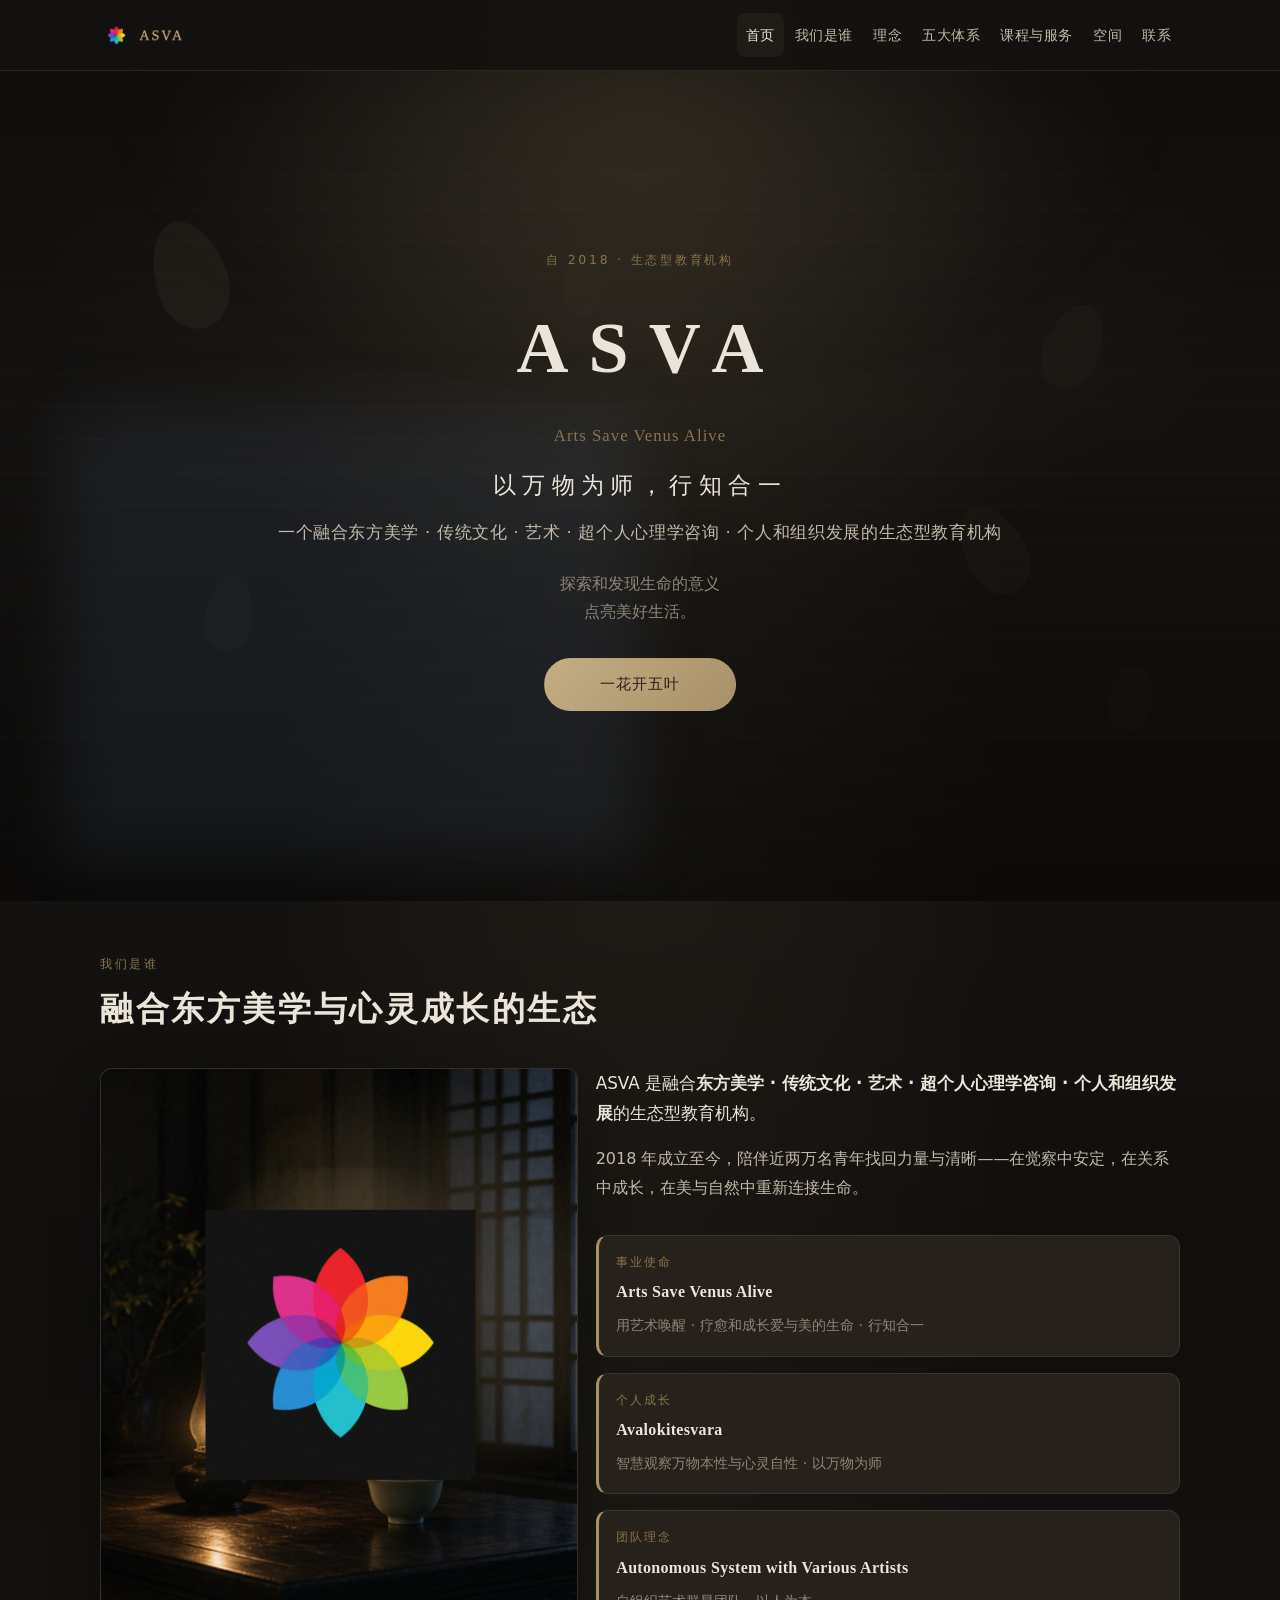
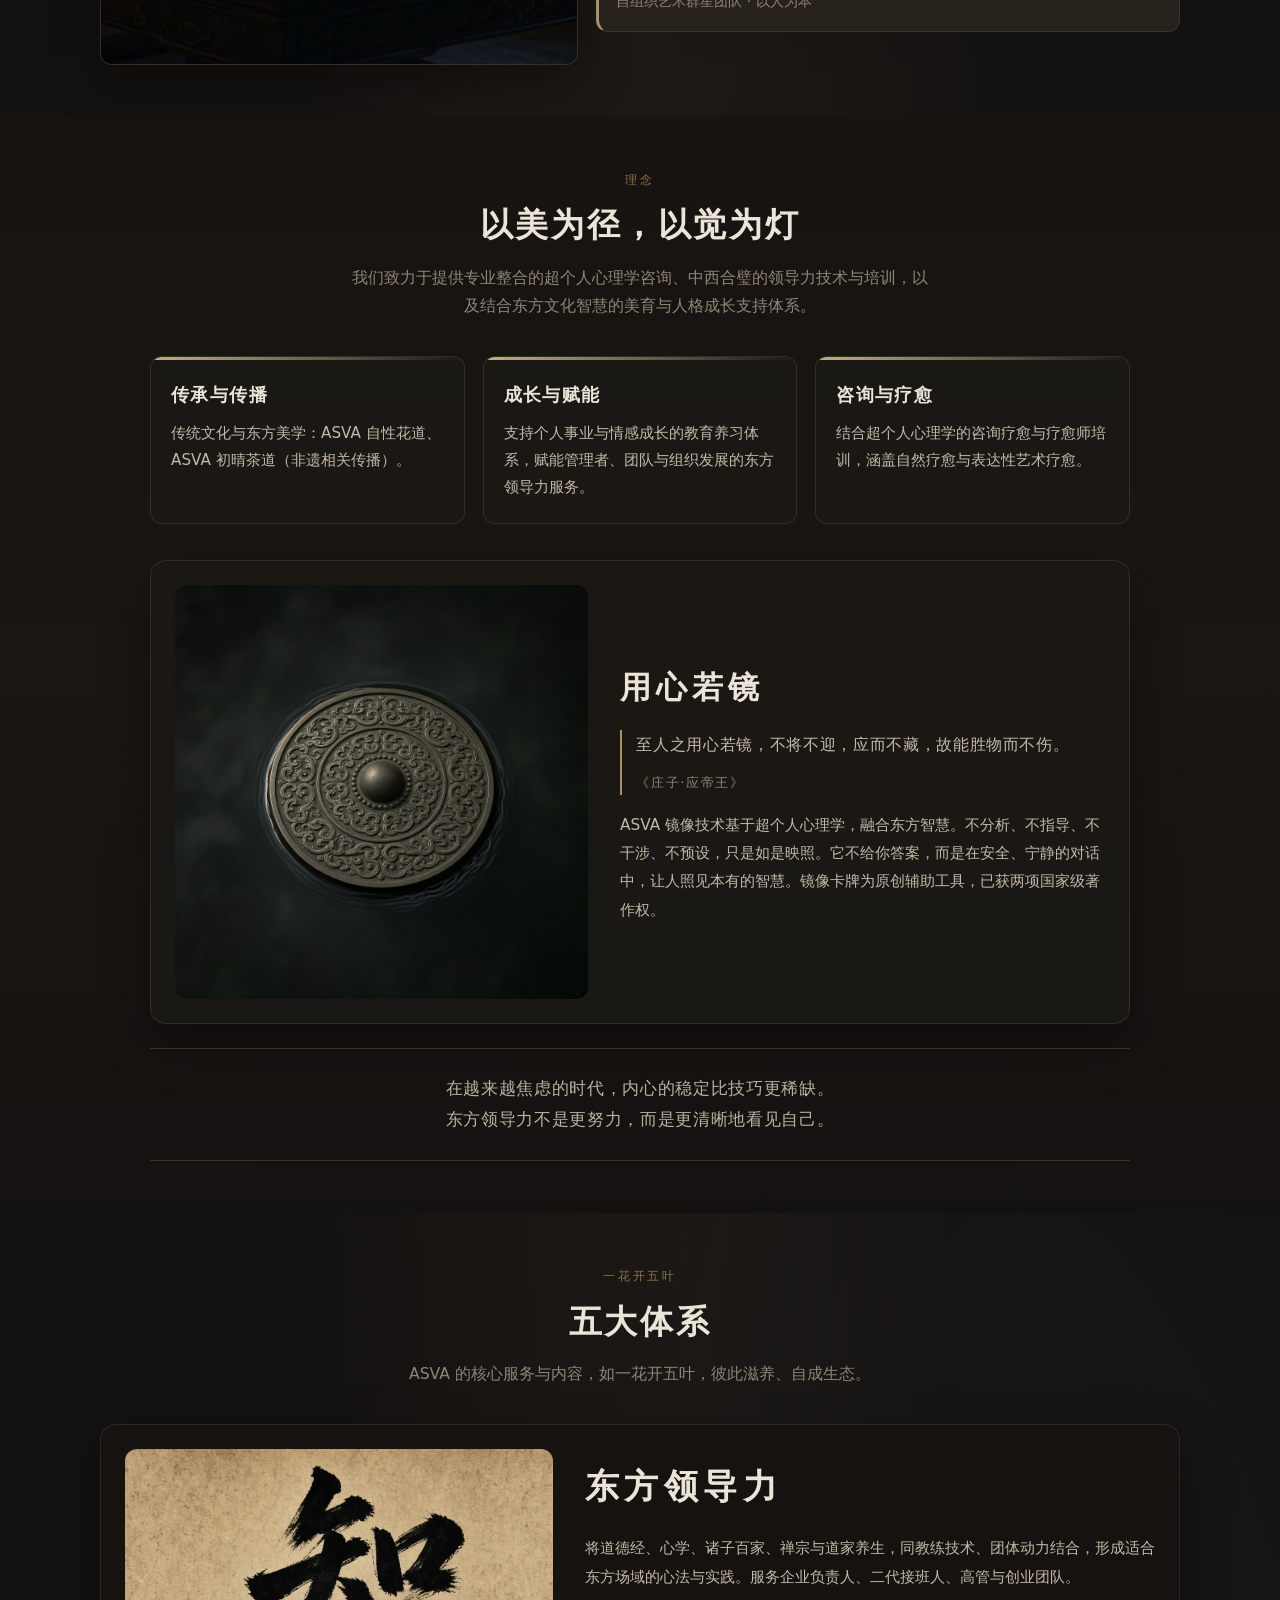
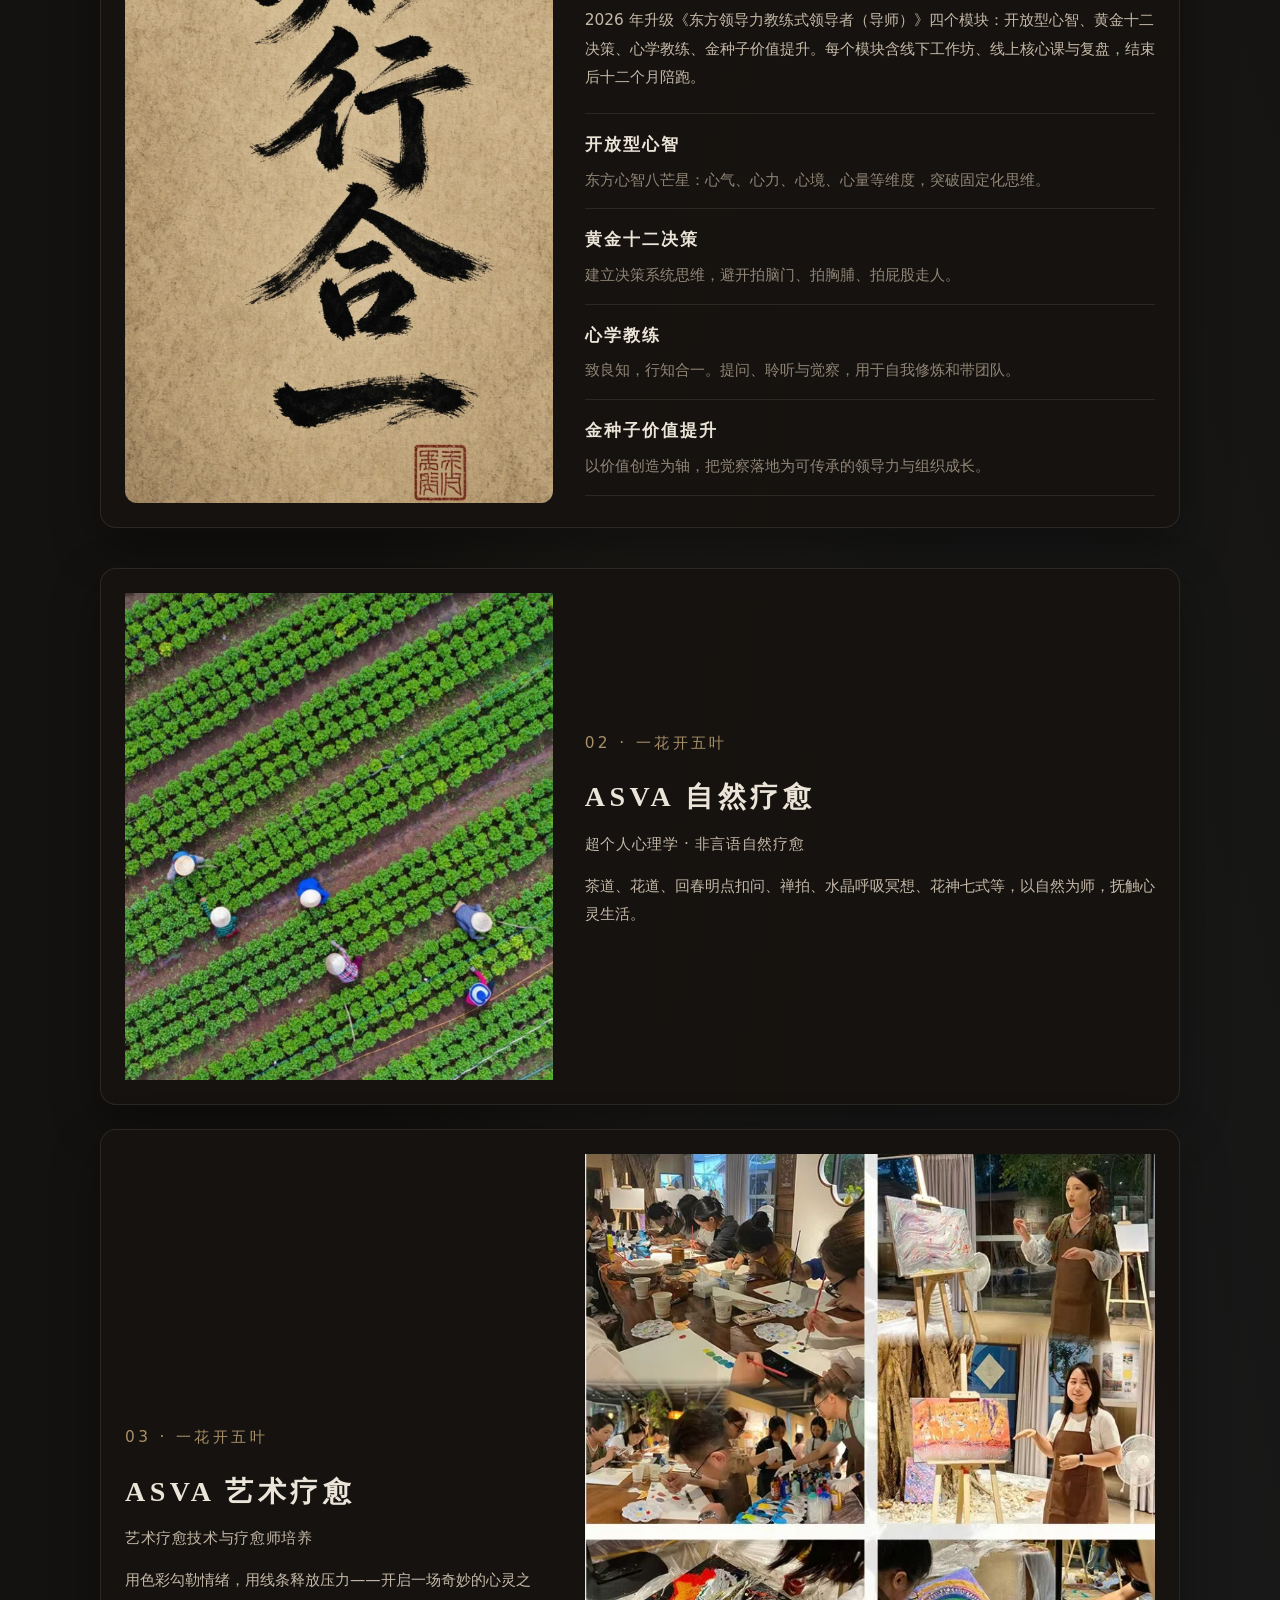
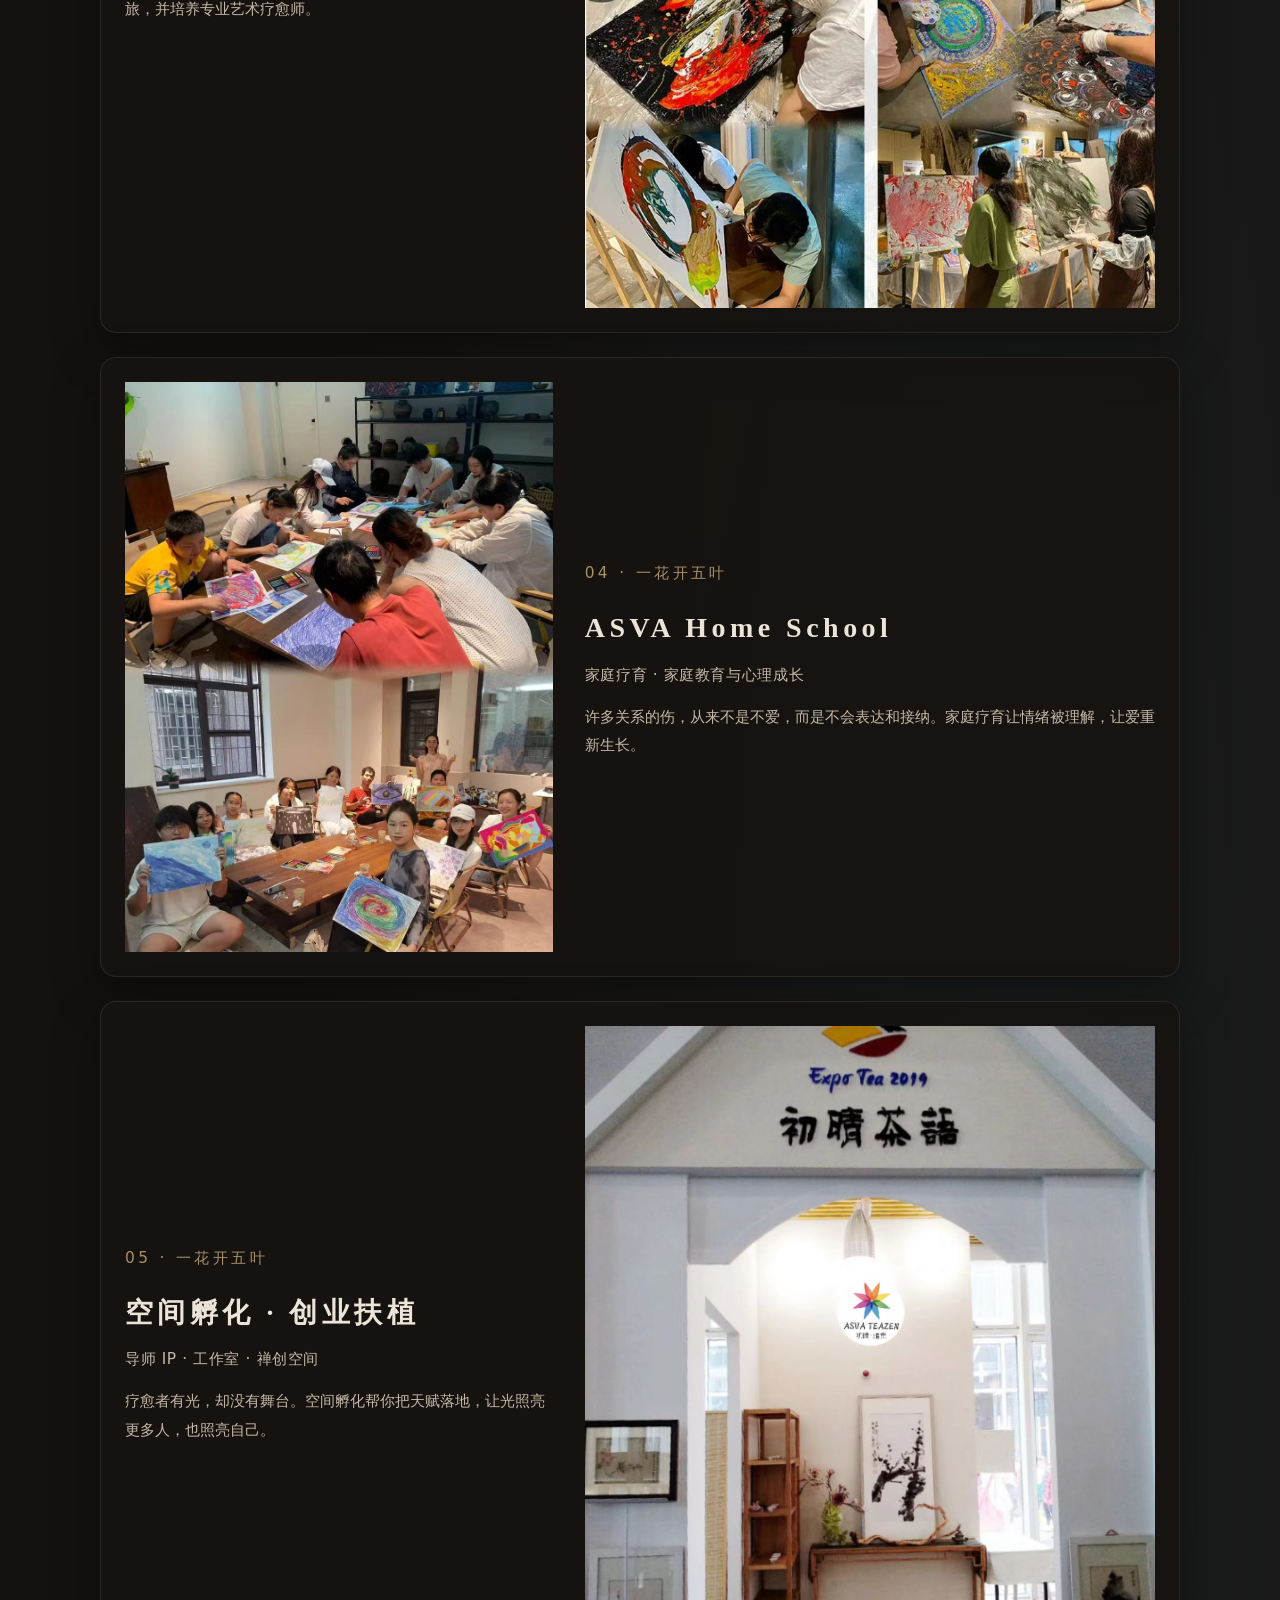
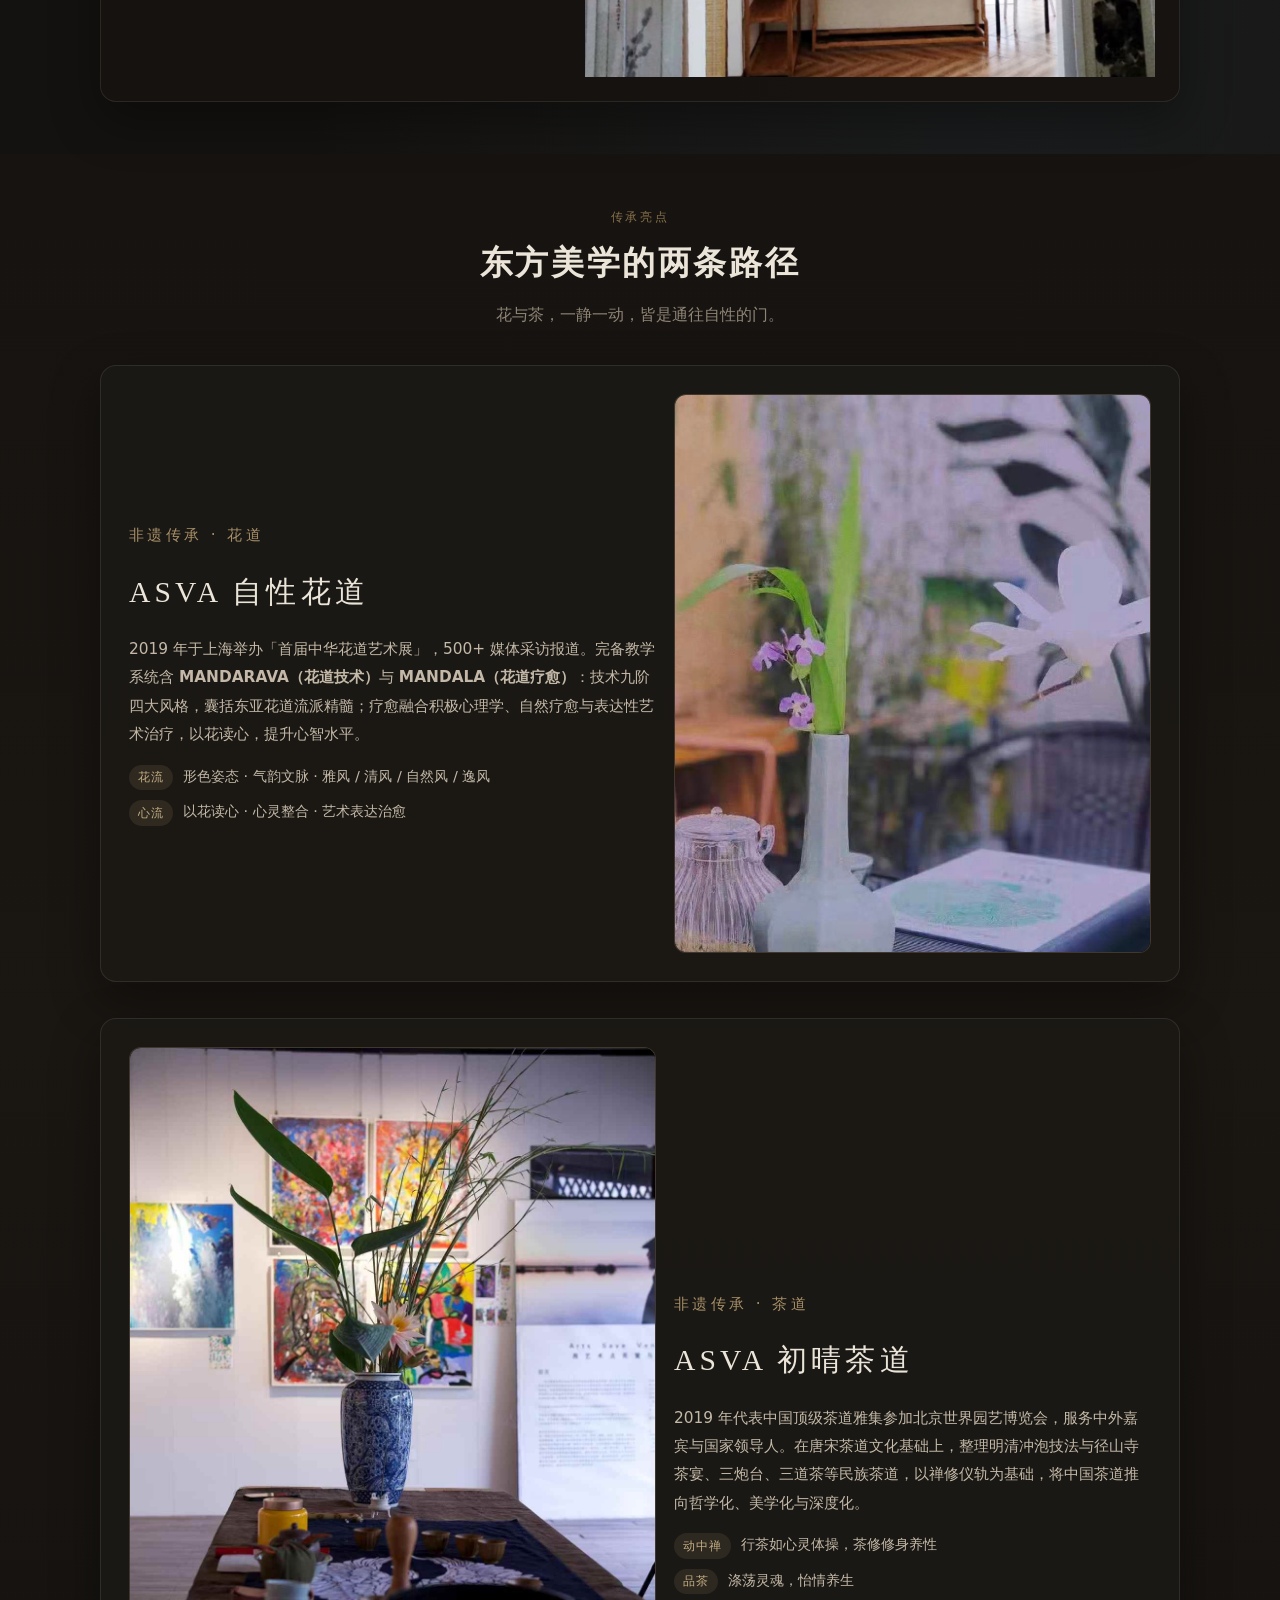
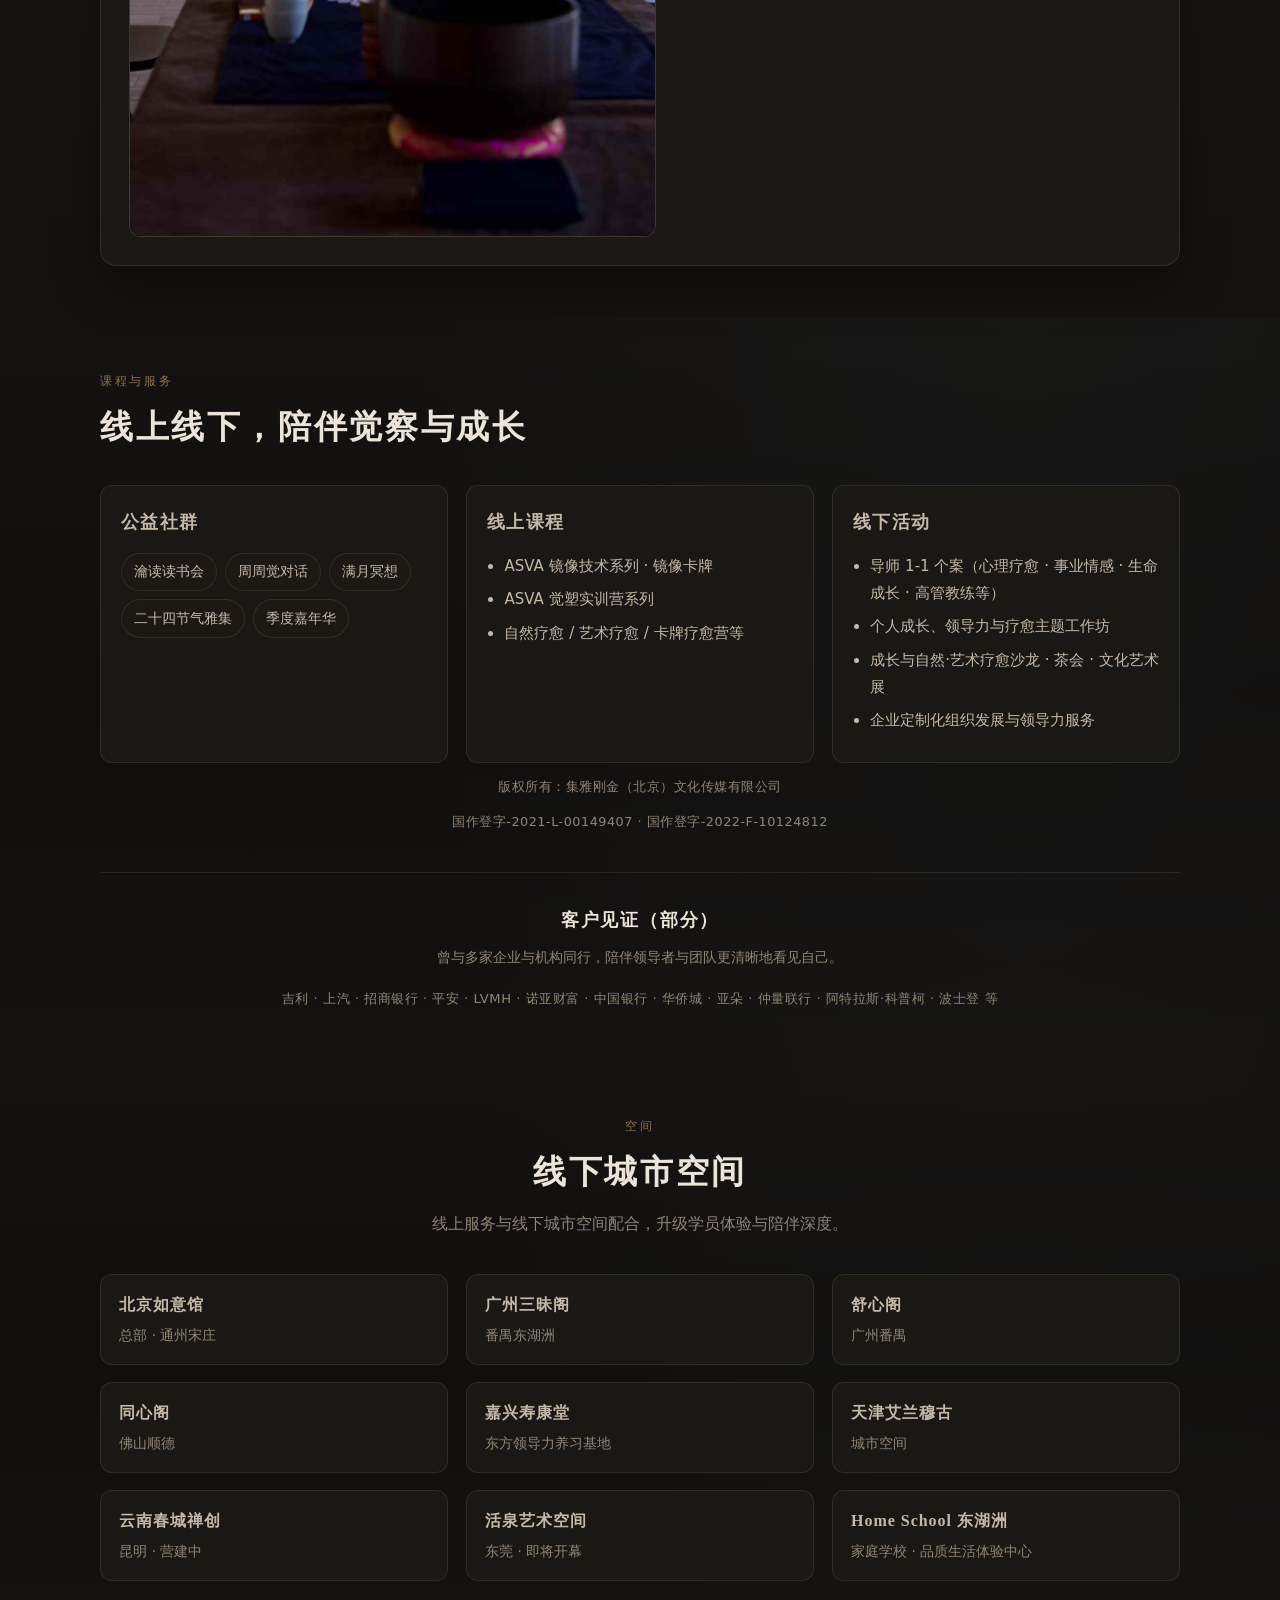
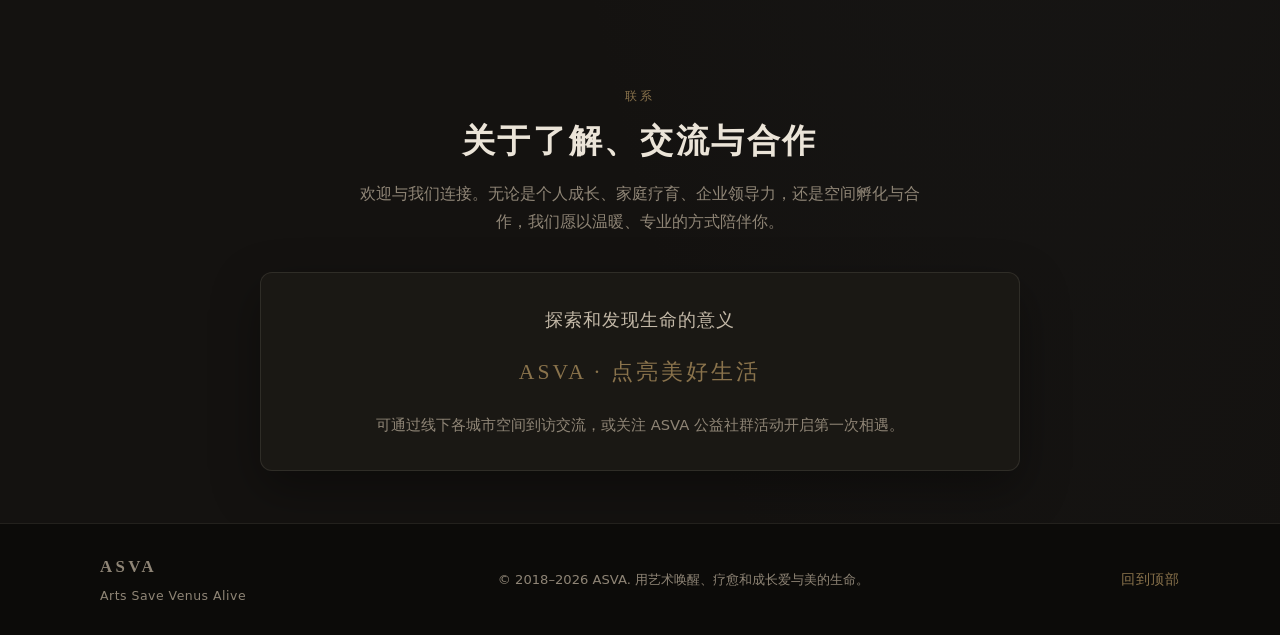
<file: index.html>
<!DOCTYPE html>
<html lang="zh-CN">
<head>
  <meta charset="UTF-8" />
  <meta name="viewport" content="width=device-width, initial-scale=1, viewport-fit=cover" />
  <meta name="description" content="ASVA — Arts Save Venus Alive。融合东方美学 · 传统文化 · 艺术 · 超个人心理学咨询 · 个人和组织发展的生态型教育机构。点亮美好生活。" />
  <title>ASVA · 点亮美好生活</title>
  <link rel="stylesheet" href="css/site.css?v=46" />
</head>
<body>
  <a class="skip-link" href="#main">跳到主要内容</a>

  <header class="site-header" id="top">
    <div class="header-inner">
      <a class="brand" href="#hero" aria-label="ASVA 首页">
        <img class="brand-logo" src="images/logo-asva.png?v=30" alt="ASVA" width="216" height="96" decoding="async" />
      </a>
      <button class="nav-toggle" type="button" aria-expanded="false" aria-controls="site-nav" aria-label="打开菜单">
        <span></span><span></span><span></span>
      </button>
      <nav class="site-nav" id="site-nav" aria-label="主导航">
        <a href="#hero">首页</a>
        <a href="#about">我们是谁</a>
        <a href="#philosophy">理念</a>
        <a href="#systems">五大体系</a>
        <a href="#services">课程与服务</a>
        <a href="#spaces">空间</a>
        <a href="#contact">联系</a>
      </nav>
    </div>
  </header>

  <main id="main">
    <!-- Hero -->
    <section class="hero" id="hero">
      <div class="hero-wash" aria-hidden="true"></div>
      <div class="petals" aria-hidden="true">
        <span class="petal p1"></span>
        <span class="petal p2"></span>
        <span class="petal p3"></span>
        <span class="petal p4"></span>
        <span class="petal p5"></span>
        <span class="petal p6"></span>
        <span class="petal p7"></span>
      </div>
      <div class="hero-content">
        <p class="eyebrow">自 2018 · 生态型教育机构</p>
        <h1>ASVA</h1>
        <p class="hero-mission">Arts Save Venus Alive</p>
        <p class="hero-welcome">以万物为师，行知合一</p>
        <div class="hero-tagline-wrap">
          <p class="hero-tagline">一个融合东方美学 · 传统文化 · 艺术 · 超个人心理学咨询 · 个人和组织发展的生态型教育机构</p>
        </div>
        <p class="hero-lead">探索和发现生命的意义<br />点亮美好生活。</p>
        <div class="hero-actions">
          <a class="btn btn-gold" href="#systems">一花开五叶</a>
        </div>
      </div>
    </section>

    <!-- About -->
    <section class="section about" id="about">
      <div class="container">
        <header class="section-head">
          <p class="eyebrow">我们是谁</p>
          <h2>融合东方美学与心灵成长的生态</h2>
        </header>
        <div class="about-grid">
          <figure class="about-figure">
            <img src="images/who-we-are.jpg?v=30" alt="松鹤映月 · ASVA 东方意境" width="959" height="1280" loading="lazy" />
          </figure>
          <div class="about-copy">
            <p class="lead">ASVA 是融合<strong>东方美学 · 传统文化 · 艺术 · 超个人心理学咨询 · 个人和组织发展</strong>的生态型教育机构。</p>
            <p>2018 年成立至今，陪伴近两万名青年找回力量与清晰——在觉察中安定，在关系中成长，在美与自然中重新连接生命。</p>
            <ul class="meaning-list">
              <li>
                <span class="label">事业使命</span>
                <strong>Arts Save Venus Alive</strong>
                <em>用艺术唤醒 · 疗愈和成长爱与美的生命 · 行知合一</em>
              </li>
              <li>
                <span class="label">个人成长</span>
                <strong>Avalokitesvara</strong>
                <em>智慧观察万物本性与心灵自性 · 以万物为师</em>
              </li>
              <li>
                <span class="label">团队理念</span>
                <strong>Autonomous System with Various Artists</strong>
                <em>自组织艺术群星团队 · 以人为本</em>
              </li>
            </ul>
          </div>
        </div>
      </div>
    </section>

    <!-- Philosophy -->
    <section class="section philosophy" id="philosophy">
      <div class="container narrow">
        <header class="section-head center">
          <p class="eyebrow">理念</p>
          <h2>以美为径，以觉为灯</h2>
          <p class="section-desc">我们致力于提供专业整合的超个人心理学咨询、中西合璧的领导力技术与培训，以及结合东方文化智慧的美育与人格成长支持体系。</p>
        </header>
        <div class="philo-cards">
          <article class="philo-card">
            <h3>传承与传播</h3>
            <p>传统文化与东方美学：ASVA 自性花道、ASVA 初晴茶道（非遗相关传播）。</p>
          </article>
          <article class="philo-card">
            <h3>成长与赋能</h3>
            <p>支持个人事业与情感成长的教育养习体系，赋能管理者、团队与组织发展的东方领导力服务。</p>
          </article>
          <article class="philo-card">
            <h3>咨询与疗愈</h3>
            <p>结合超个人心理学的咨询疗愈与疗愈师培训，涵盖自然疗愈与表达性艺术疗愈。</p>
          </article>
        </div>
        <article class="mirror-heart">
          <figure class="mirror-heart-art"><img src="images/mirror-heart.jpg?v=30" alt="铜镜映水" loading="lazy" /></figure>
          <div class="mirror-heart-copy">
            <h3>用心若镜</h3>
            <blockquote>
              <p>至人之用心若镜，不将不迎，应而不藏，故能胜物而不伤。</p>
              <cite>《庄子·应帝王》</cite>
            </blockquote>
            <p>ASVA 镜像技术基于超个人心理学，融合东方智慧。不分析、不指导、不干涉、不预设，只是如是映照。它不给你答案，而是在安全、宁静的对话中，让人照见本有的智慧。镜像卡牌为原创辅助工具，已获两项国家级著作权。</p>
          </div>
        </article>
        <blockquote class="quote soft">
          <p>在越来越焦虑的时代，内心的稳定比技巧更稀缺。<br />东方领导力不是更努力，而是更清晰地看见自己。</p>
        </blockquote>
      </div>
    </section>

    <!-- Five Systems -->
    <section class="section systems" id="systems">
      <div class="container">
        <header class="section-head center">
          <p class="eyebrow">一花开五叶</p>
          <h2>五大体系</h2>
          <p class="section-desc">ASVA 的核心服务与内容，如一花开五叶，彼此滋养、自成生态。</p>
        </header>
        <article class="leader-feature" id="leadership">
          <figure class="leader-art">
            <img src="images/leadership-zhixing.jpg?v=30" alt="知行合一" width="720" height="1100" loading="lazy" />
          </figure>
          <div class="leader-copy">
            <h3>东方领导力</h3>
            <p>将道德经、心学、诸子百家、禅宗与道家养生，同教练技术、团体动力结合，形成适合东方场域的心法与实践。服务企业负责人、二代接班人、高管与创业团队。</p>
            <p>2026 年升级《东方领导力教练式领导者（导师）》四个模块：开放型心智、黄金十二决策、心学教练、金种子价值提升。每个模块含线下工作坊、线上核心课与复盘，结束后十二个月陪跑。</p>
            <div class="leader-modules">
              <div class="leader-mod">
                <h4>开放型心智</h4>
                <p>东方心智八芒星：心气、心力、心境、心量等维度，突破固定化思维。</p>
              </div>
              <div class="leader-mod">
                <h4>黄金十二决策</h4>
                <p>建立决策系统思维，避开拍脑门、拍胸脯、拍屁股走人。</p>
              </div>
              <div class="leader-mod">
                <h4>心学教练</h4>
                <p>致良知，行知合一。提问、聆听与觉察，用于自我修炼和带团队。</p>
              </div>
              <div class="leader-mod">
                <h4>金种子价值提升</h4>
                <p>以价值创造为轴，把觉察落地为可传承的领导力与组织成长。</p>
              </div>
            </div>
          </div>
        </article>

        <div class="systems-stack">
          <article class="leader-feature system-feature c2">
            <figure class="leader-art"><img src="images/sys-natural.png?v=40" alt="ASVA 自然疗愈" width="1210" height="1378" loading="eager" /></figure>
            <div class="leader-copy">
              <p class="eyebrow gold">02 · 一花开五叶</p>
              <h3>ASVA 自然疗愈</h3>
              <p class="sys-sub">超个人心理学 · 非言语自然疗愈</p>
              <p>茶道、花道、回春明点扣问、禅拍、水晶呼吸冥想、花神七式等，以自然为师，抚触心灵生活。</p>
            </div>
          </article>
          <article class="leader-feature system-feature reverse c3">
            <figure class="leader-art"><img src="images/sys-art.png?v=40" alt="ASVA 艺术疗愈" width="808" height="1068" loading="eager" /></figure>
            <div class="leader-copy">
              <p class="eyebrow gold">03 · 一花开五叶</p>
              <h3>ASVA 艺术疗愈</h3>
              <p class="sys-sub">艺术疗愈技术与疗愈师培养</p>
              <p>用色彩勾勒情绪，用线条释放压力——开启一场奇妙的心灵之旅，并培养专业艺术疗愈师。</p>
            </div>
          </article>
          <article class="leader-feature system-feature c4">
            <figure class="leader-art"><img src="images/sys-home.png?v=40" alt="ASVA Home School 工作坊" width="959" height="1280" loading="eager" /></figure>
            <div class="leader-copy">
              <p class="eyebrow gold">04 · 一花开五叶</p>
              <h3>ASVA Home School</h3>
              <p class="sys-sub">家庭疗育 · 家庭教育与心理成长</p>
              <p>许多关系的伤，从来不是不爱，而是不会表达和接纳。家庭疗育让情绪被理解，让爱重新生长。</p>
            </div>
          </article>
          <article class="leader-feature system-feature reverse c5">
            <figure class="leader-art"><img src="images/sys-space.png?v=40" alt="空间孵化 · 创业扶植" width="1206" height="1376" loading="eager" /></figure>
            <div class="leader-copy">
              <p class="eyebrow gold">05 · 一花开五叶</p>
              <h3>空间孵化 · 创业扶植</h3>
              <p class="sys-sub">导师 IP · 工作室 · 禅创空间</p>
              <p>疗愈者有光，却没有舞台。空间孵化帮你把天赋落地，让光照亮更多人，也照亮自己。</p>
            </div>
          </article>
        </div>
      </div>
    </section>

    <!-- Heritage: Flower & Tea as separate showcases -->
    <section class="section heritage-split" id="heritage" aria-labelledby="heritage-title">
      <div class="container">
        <header class="section-head center">
          <p class="eyebrow">传承亮点</p>
          <h2 id="heritage-title">东方美学的两条路径</h2>
          <p class="section-desc">花与茶，一静一动，皆是通往自性的门。</p>
        </header>

        <article class="heritage-row">
          <div class="heritage-copy">
            <p class="eyebrow gold">非遗传承 · 花道</p>
            <h3>ASVA 自性花道</h3>
            <p>2019 年于上海举办「首届中华花道艺术展」，500+ 媒体采访报道。完备教学系统含 <strong>MANDARAVA（花道技术）</strong>与 <strong>MANDALA（花道疗愈）</strong>：技术九阶四大风格，囊括东亚花道流派精髓；疗愈融合积极心理学、自然疗愈与表达性艺术治疗，以花读心，提升心智水平。</p>
            <ul class="heritage-points">
              <li><span>花流</span>形色姿态 · 气韵文脉 · 雅风 / 清风 / 自然风 / 逸风</li>
              <li><span>心流</span>以花读心 · 心灵整合 · 艺术表达治愈</li>
            </ul>
          </div>
          <figure class="heritage-figure">
            <img src="images/flower-way.jpg?v=30" alt="ASVA 自性花道空间与插花" width="999" height="1080" loading="lazy" />
          </figure>
        </article>

        <article class="heritage-row reverse">
          <div class="heritage-copy">
            <p class="eyebrow gold">非遗传承 · 茶道</p>
            <h3>ASVA 初晴茶道</h3>
            <p>2019 年代表中国顶级茶道雅集参加北京世界园艺博览会，服务中外嘉宾与国家领导人。在唐宋茶道文化基础上，整理明清冲泡技法与径山寺茶宴、三炮台、三道茶等民族茶道，以禅修仪轨为基础，将中国茶道推向哲学化、美学化与深度化。</p>
            <ul class="heritage-points">
              <li><span>动中禅</span>行茶如心灵体操，茶修修身养性</li>
              <li><span>品茶</span>涤荡灵魂，怡情养生</li>
            </ul>
          </div>
          <figure class="heritage-figure">
            <img src="images/tea-way.jpg?v=30" alt="ASVA 初晴茶道 · 世园会茶席空间" width="999" height="1080" loading="lazy" />
          </figure>
        </article>
      </div>
    </section>

    <!-- Services / Courses -->
    <section class="section services" id="services">
      <div class="container">
        <header class="section-head">
          <p class="eyebrow">课程与服务</p>
          <h2>线上线下，陪伴觉察与成长</h2>
        </header>
        <div class="services-layout">
          <div class="service-block">
            <h3>公益社群</h3>
            <ul class="chip-list">
              <li>瀹读读书会</li>
              <li>周周觉对话</li>
              <li>满月冥想</li>
              <li>二十四节气雅集</li>
              <li>季度嘉年华</li>
            </ul>
          </div>
          <div class="service-block">
            <h3>线上课程</h3>
            <ul class="plain-list">
              <li>ASVA 镜像技术系列 · 镜像卡牌</li>
              <li>ASVA 觉塑实训营系列</li>
              <li>自然疗愈 / 艺术疗愈 / 卡牌疗愈营等</li>
            </ul>
          </div>
          <div class="service-block">
            <h3>线下活动</h3>
            <ul class="plain-list">
              <li>导师 1-1 个案（心理疗愈 · 事业情感 · 生命成长 · 高管教练等）</li>
              <li>个人成长、领导力与疗愈主题工作坊</li>
              <li>成长与自然·艺术疗愈沙龙 · 茶会 · 文化艺术展</li>
              <li>企业定制化组织发展与领导力服务</li>
            </ul>
          </div>
        </div>
        <div class="ip-note">
          <p>版权所有：集雅刚金（北京）文化传媒有限公司</p>
          <p>国作登字-2021-L-00149407 · 国作登字-2022-F-10124812</p>
        </div>

        <div class="clients">
          <h3>客户见证（部分）</h3>
          <p class="clients-note">曾与多家企业与机构同行，陪伴领导者与团队更清晰地看见自己。</p>
          <p class="client-names">吉利 · 上汽 · 招商银行 · 平安 · LVMH · 诺亚财富 · 中国银行 · 华侨城 · 亚朵 · 仲量联行 · 阿特拉斯·科普柯 · 波士登 等</p>
        </div>
      </div>
    </section>

    <!-- Spaces -->
    <section class="section spaces" id="spaces">
      <div class="container">
        <header class="section-head center">
          <p class="eyebrow">空间</p>
          <h2>线下城市空间</h2>
          <p class="section-desc">线上服务与线下城市空间配合，升级学员体验与陪伴深度。</p>
        </header>
        <ul class="space-grid">
          <li><strong>北京如意馆</strong><span>总部 · 通州宋庄</span></li>
          <li><strong>广州三昧阁</strong><span>番禺东湖洲</span></li>
          <li><strong>舒心阁</strong><span>广州番禺</span></li>
          <li><strong>同心阁</strong><span>佛山顺德</span></li>
          <li><strong>嘉兴寿康堂</strong><span>东方领导力养习基地</span></li>
          <li><strong>天津艾兰穆古</strong><span>城市空间</span></li>
          <li><strong>云南春城禅创</strong><span>昆明 · 营建中</span></li>
          <li><strong>活泉艺术空间</strong><span>东莞 · 即将开幕</span></li>
          <li><strong>Home School 东湖洲</strong><span>家庭学校 · 品质生活体验中心</span></li>
        </ul>
      </div>
    </section>

    <!-- Contact -->
    <section class="section contact" id="contact">
      <div class="container narrow center">
        <header class="section-head center">
          <p class="eyebrow">联系</p>
          <h2>关于了解、交流与合作</h2>
          <p class="section-desc">欢迎与我们连接。无论是个人成长、家庭疗育、企业领导力，还是空间孵化与合作，我们愿以温暖、专业的方式陪伴你。</p>
        </header>
        <div class="contact-card">
          <p class="contact-tagline">探索和发现生命的意义</p>
          <p class="contact-brand">ASVA · 点亮美好生活</p>
          <p class="contact-hint">可通过线下各城市空间到访交流，或关注 ASVA 公益社群活动开启第一次相遇。</p>
        </div>
      </div>
    </section>
  </main>

  <footer class="site-footer">
    <div class="container footer-inner">
      <div class="footer-brand">
        <strong>ASVA</strong>
        <span>Arts Save Venus Alive</span>
      </div>
      <p class="footer-copy">© 2018–2026 ASVA. 用艺术唤醒、疗愈和成长爱与美的生命。</p>
      <a class="back-top" href="#hero">回到顶部</a>
    </div>
  </footer>

  <script src="js/site.js?v=44"></script>
</body>
</html>
</file>
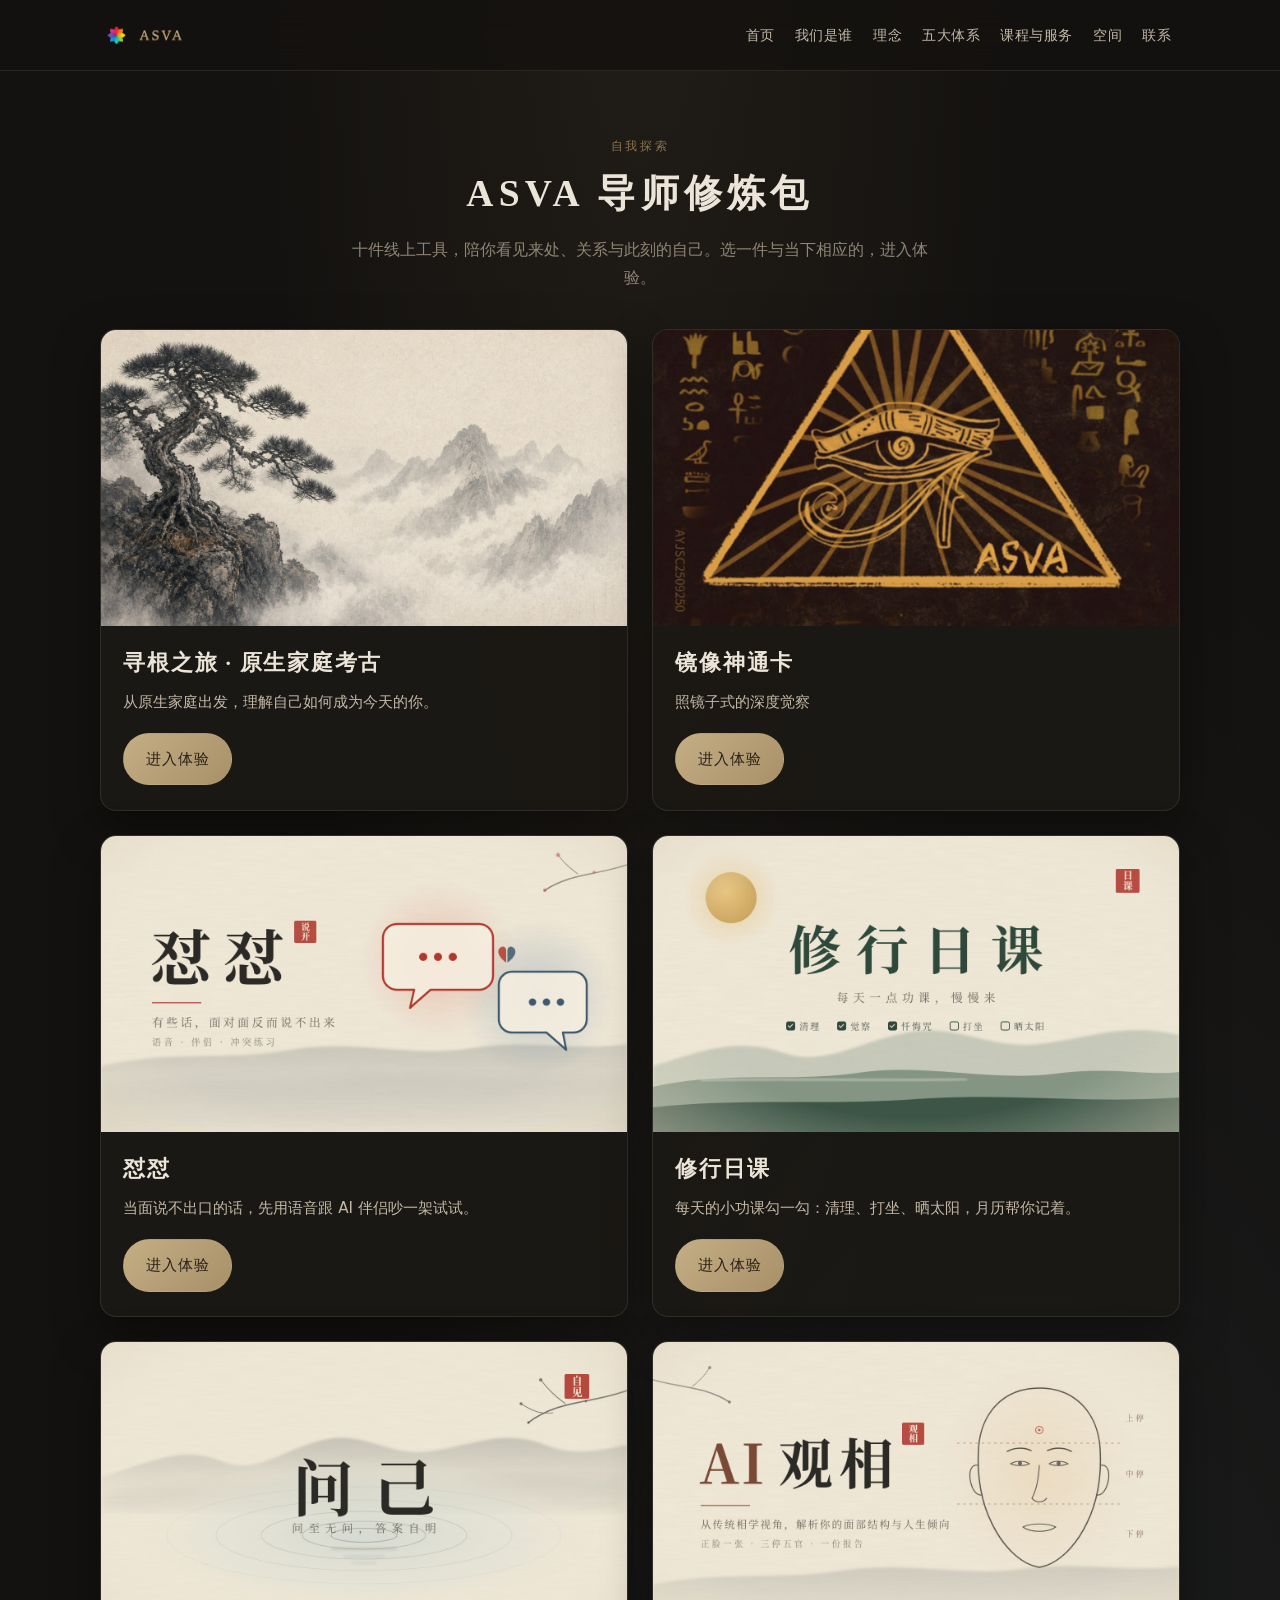
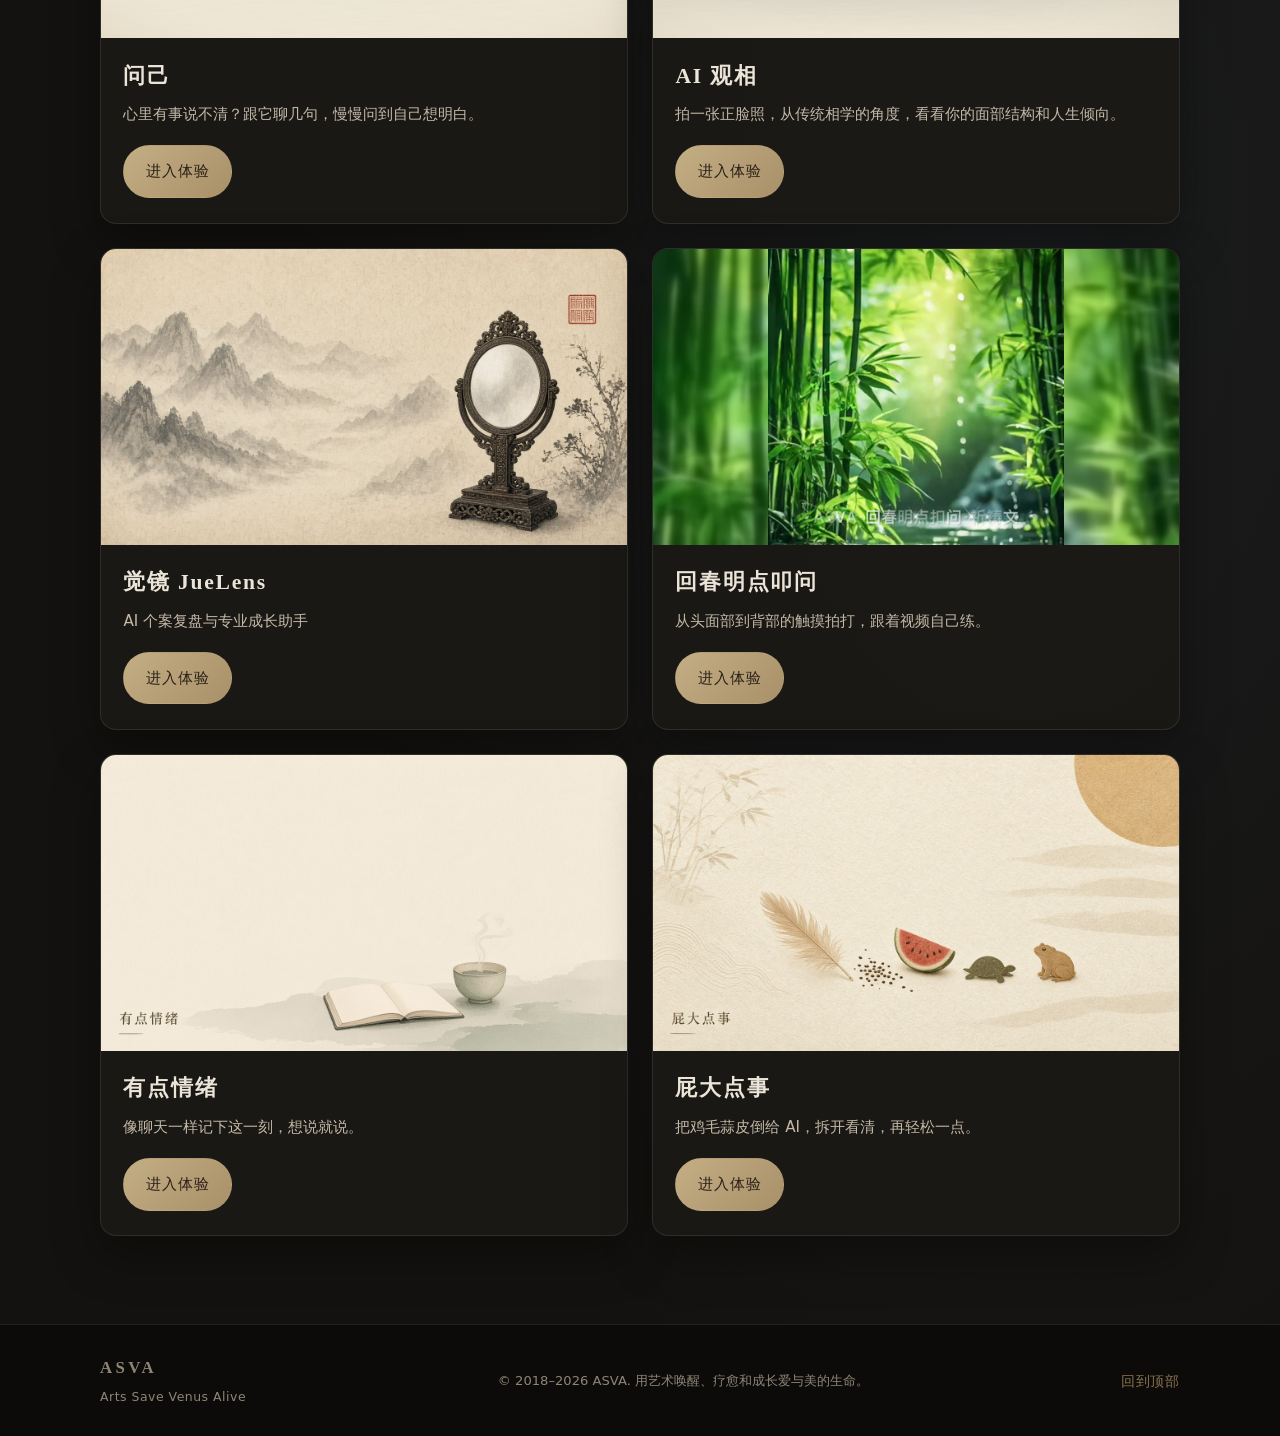
<file: explore.html>
<!DOCTYPE html>
<html lang="zh-CN">
<head>
  <meta charset="UTF-8" />
  <meta name="viewport" content="width=device-width, initial-scale=1, viewport-fit=cover" />
  <meta name="description" content="ASVA 导师修炼包：寻根之旅、镜像神通卡、怼怼、修行日课、问己、AI 观相、觉镜、回春明点叩问、有点情绪、屁大点事。在觉察中照见自己。" />
  <title>ASVA 导师修炼包</title>
  <link rel="stylesheet" href="css/site.css?v=46" />
</head>
<body>
  <a class="skip-link" href="#main">跳到主要内容</a>

  <header class="site-header" id="top">
    <div class="header-inner">
      <a class="brand" href="index.html" aria-label="ASVA 首页">
        <img class="brand-logo" src="images/logo-asva.png?v=30" alt="ASVA" width="216" height="96" decoding="async" />
      </a>
      <button class="nav-toggle" type="button" aria-expanded="false" aria-controls="site-nav" aria-label="打开菜单">
        <span></span><span></span><span></span>
      </button>
      <nav class="site-nav" id="site-nav" aria-label="主导航">
        <a href="index.html#hero">首页</a>
        <a href="index.html#about">我们是谁</a>
        <a href="index.html#philosophy">理念</a>
        <a href="index.html#systems">五大体系</a>
        <a href="index.html#services">课程与服务</a>
        <a href="index.html#spaces">空间</a>
        <a href="index.html#contact">联系</a>
      </nav>
    </div>
  </header>

  <main id="main">
    <section class="section explore-tools" id="explore">
      <div class="container">
        <header class="section-head center">
          <p class="eyebrow">自我探索</p>
          <h1>ASVA 导师修炼包</h1>
          <p class="section-desc">十件线上工具，陪你看见来处、关系与此刻的自己。选一件与当下相应的，进入体验。</p>
        </header>

        <div class="tools-grid">
          <article class="tool-card">
            <a class="tool-card-link" href="https://xiangshu3721.github.io/root-journey-web/">
              <figure class="tool-cover">
                <img src="images/tools/root-journey.jpg?v=2" alt="寻根之旅 · 原生家庭考古" width="1280" height="720" loading="eager" />
              </figure>
              <div class="tool-copy">
                <h2>寻根之旅 · 原生家庭考古</h2>
                <p>从原生家庭出发，理解自己如何成为今天的你。</p>
                <span class="btn btn-gold">进入体验</span>
              </div>
            </a>
          </article>

          <article class="tool-card">
            <a class="tool-card-link" href="https://xiangshu3721.github.io/mirror-cards/">
              <figure class="tool-cover">
                <img src="images/tools/mirror-cards.jpg?v=2" alt="镜像神通卡" width="1280" height="720" loading="lazy" />
              </figure>
              <div class="tool-copy">
                <h2>镜像神通卡</h2>
                <p>照镜子式的深度觉察</p>
                <span class="btn btn-gold">进入体验</span>
              </div>
            </a>
          </article>

          <article class="tool-card">
            <a class="tool-card-link" href="https://xiangshu3721.github.io/xiaoman-voice-companion/">
              <figure class="tool-cover">
                <img src="images/tools/duidui.jpg?v=1" alt="怼怼" width="1280" height="720" loading="lazy" />
              </figure>
              <div class="tool-copy">
                <h2>怼怼</h2>
                <p>当面说不出口的话，先用语音跟 AI 伴侣吵一架试试。</p>
                <span class="btn btn-gold">进入体验</span>
              </div>
            </a>
          </article>

          <article class="tool-card">
            <a class="tool-card-link" href="https://xiangshu3721.github.io/xiuxing-rike/">
              <figure class="tool-cover">
                <img src="images/tools/xiuxing-rike.jpg?v=1" alt="修行日课" width="1280" height="720" loading="lazy" />
              </figure>
              <div class="tool-copy">
                <h2>修行日课</h2>
                <p>每天的小功课勾一勾：清理、打坐、晒太阳，月历帮你记着。</p>
                <span class="btn btn-gold">进入体验</span>
              </div>
            </a>
          </article>

          <article class="tool-card">
            <a class="tool-card-link" href="https://xiangshu3721.github.io/wenji/">
              <figure class="tool-cover">
                <img src="images/tools/wenji.jpg?v=1" alt="问己" width="1280" height="720" loading="lazy" />
              </figure>
              <div class="tool-copy">
                <h2>问己</h2>
                <p>心里有事说不清？跟它聊几句，慢慢问到自己想明白。</p>
                <span class="btn btn-gold">进入体验</span>
              </div>
            </a>
          </article>

          <article class="tool-card">
            <a class="tool-card-link" href="https://xiangshu3721.github.io/guanxiang/">
              <figure class="tool-cover">
                <img src="images/tools/guanxiang.jpg?v=1" alt="AI 观相" width="1280" height="720" loading="lazy" />
              </figure>
              <div class="tool-copy">
                <h2>AI 观相</h2>
                <p>拍一张正脸照，从传统相学的角度，看看你的面部结构和人生倾向。</p>
                <span class="btn btn-gold">进入体验</span>
              </div>
            </a>
          </article>

          <article class="tool-card">
            <a class="tool-card-link" href="https://xiangshu3721.github.io/juejing/">
              <figure class="tool-cover">
                <img src="images/tools/juejing.jpg?v=2" alt="觉镜 JueLens" width="1280" height="720" loading="lazy" />
              </figure>
              <div class="tool-copy">
                <h2>觉镜 JueLens</h2>
                <p>AI 个案复盘与专业成长助手</p>
                <span class="btn btn-gold">进入体验</span>
              </div>
            </a>
          </article>

          <article class="tool-card">
            <a class="tool-card-link" href="https://xiangshu3721.github.io/huichun/">
              <figure class="tool-cover">
                <img src="images/tools/huichun.jpg?v=1" alt="回春明点叩问" width="1280" height="720" loading="lazy" />
              </figure>
              <div class="tool-copy">
                <h2>回春明点叩问</h2>
                <p>从头面部到背部的触摸拍打，跟着视频自己练。</p>
                <span class="btn btn-gold">进入体验</span>
              </div>
            </a>
          </article>

          <article class="tool-card">
            <a class="tool-card-link" href="https://xiangshu3721.github.io/littlemo/">
              <figure class="tool-cover">
                <img src="images/tools/littlemo.jpg?v=1" alt="有点情绪" width="1280" height="720" loading="lazy" />
              </figure>
              <div class="tool-copy">
                <h2>有点情绪</h2>
                <p>像聊天一样记下这一刻，想说就说。</p>
                <span class="btn btn-gold">进入体验</span>
              </div>
            </a>
          </article>

          <article class="tool-card">
            <a class="tool-card-link" href="https://xiangshu3721.github.io/pidadianshi/">
              <figure class="tool-cover">
                <img src="images/tools/pidadianshi.jpg?v=1" alt="屁大点事" width="1280" height="720" loading="lazy" />
              </figure>
              <div class="tool-copy">
                <h2>屁大点事</h2>
                <p>把鸡毛蒜皮倒给 AI，拆开看清，再轻松一点。</p>
                <span class="btn btn-gold">进入体验</span>
              </div>
            </a>
          </article>
        </div>
      </div>
    </section>
  </main>

  <footer class="site-footer">
    <div class="container footer-inner">
      <div class="footer-brand">
        <strong>ASVA</strong>
        <span>Arts Save Venus Alive</span>
      </div>
      <p class="footer-copy">© 2018–2026 ASVA. 用艺术唤醒、疗愈和成长爱与美的生命。</p>
      <a class="back-top" href="#top">回到顶部</a>
    </div>
  </footer>

  <script src="js/site.js?v=44"></script>
</body>
</html>
</file>
<file: css/site.css>
/* ASVA Official — Oriental, mobile-first */
:root {
  /* Zen / 水墨 · 沉静高级 */
  --cream: #1c1915;
  --cream-deep: #1a1612;
  --rice: #141210;
  --bg: #141210;
  --bg-elev: #1c1915;
  --paper: #1f1b16;
  --paper-soft: #26211b;
  --ink: #ebe4d8;
  --ink-soft: #c4b9a8;
  --ink-muted: #8f8576;
  --gold: #a89068;
  --gold-light: #c4ae84;
  --gold-deep: #8a734c;
  --line: rgba(232, 224, 208, 0.1);
  --line-strong: rgba(200, 178, 130, 0.22);
  --white: #f3eee4;
  --shadow: 0 18px 48px rgba(0, 0, 0, 0.35);
  --radius: 12px;
  --header-h: 64px;
  --font-serif: "Songti SC", "Noto Serif SC", "STSong", "SimSun", "Source Han Serif SC", serif;
  --font-sans: "PingFang SC", "Hiragino Sans GB", "Microsoft YaHei", "Noto Sans SC", system-ui, sans-serif;
  --petal-1: rgba(168, 144, 104, 0.12);
  --petal-2: rgba(168, 144, 104, 0.08);
  --petal-3: rgba(120, 130, 140, 0.08);
  --petal-4: rgba(168, 144, 104, 0.1);
  --petal-5: rgba(100, 110, 120, 0.08);
  --petal-6: rgba(168, 144, 104, 0.06);
  --petal-7: rgba(90, 100, 110, 0.07);
}

*, *::before, *::after { box-sizing: border-box; }

html {
  scroll-behavior: smooth;
  scroll-padding-top: calc(var(--header-h) + 12px);
}

body {
  margin: 0;
  font-family: var(--font-sans);
  font-size: 16px;
  line-height: 1.8;
  color: var(--ink);
  background:
    radial-gradient(ellipse at 50% -10%, rgba(168, 144, 104, 0.09), transparent 42%),
    radial-gradient(ellipse at 80% 60%, rgba(40, 48, 55, 0.35), transparent 50%),
    var(--bg);
  -webkit-font-smoothing: antialiased;
}

img { max-width: 100%; height: auto; display: block; }
a { color: var(--gold-deep); text-decoration-thickness: 1px; text-underline-offset: 3px; }
a:hover { color: var(--ink); }

.skip-link {
  position: absolute;
  left: -999px;
  top: 0;
  background: var(--ink);
  color: var(--cream);
  padding: 0.5rem 1rem;
  z-index: 100;
}
.skip-link:focus { left: 0; }

.container {
  width: min(1080px, calc(100% - 2rem));
  margin-inline: auto;
}
.container.narrow { width: min(760px, calc(100% - 2rem)); }
.section.philosophy .container.narrow { width: min(980px, calc(100% - 1.25rem)); }

/* Header */
.site-header {
  position: sticky;
  top: 0;
  z-index: 50;
  background: rgba(20, 18, 16, 0.86);
  backdrop-filter: blur(14px);
  -webkit-backdrop-filter: blur(14px);
  border-bottom: 1px solid var(--line);
}
.header-inner {
  width: min(1080px, calc(100% - 1.5rem));
  margin-inline: auto;
  min-height: var(--header-h);
  display: flex;
  align-items: center;
  justify-content: space-between;
  gap: 1rem;
}
.brand {
  display: flex;
  align-items: center;
  gap: 0.65rem;
  text-decoration: none;
  color: var(--ink);
  flex-shrink: 1;
  min-width: 0;
  max-width: min(200px, 62vw);
}
.brand-logo {
  display: block;
  width: auto;
  height: auto;
  max-height: 40px;
  max-width: 100%;
  object-fit: contain;
  object-position: left center;
}
.brand-mark { display: none; }
.brand-text { display: none; }

.nav-toggle {
  display: flex;
  flex-direction: column;
  justify-content: center;
  gap: 5px;
  width: 42px;
  height: 42px;
  padding: 10px;
  border: 1px solid var(--line);
  border-radius: 10px;
  background: var(--paper-soft);
  cursor: pointer;
}
.nav-toggle span {
  display: block;
  height: 2px;
  background: var(--ink);
  border-radius: 2px;
  transition: transform 0.25s ease, opacity 0.2s ease;
}
.nav-toggle[aria-expanded="true"] span:nth-child(1) { transform: translateY(7px) rotate(45deg); }
.nav-toggle[aria-expanded="true"] span:nth-child(2) { opacity: 0; }
.nav-toggle[aria-expanded="true"] span:nth-child(3) { transform: translateY(-7px) rotate(-45deg); }

.site-nav {
  display: none;
  position: absolute;
  top: var(--header-h);
  left: 0;
  right: 0;
  background: rgba(28, 25, 21, 0.98);
  border-bottom: 1px solid var(--line);
  padding: 0.75rem 1rem 1.25rem;
  flex-direction: column;
  gap: 0.15rem;
  box-shadow: var(--shadow);
}
.site-nav.is-open { display: flex; }
.site-nav a {
  text-decoration: none;
  color: var(--ink-soft);
  padding: 0.7rem 0.85rem;
  border-radius: 8px;
  font-size: 0.95rem;
  letter-spacing: 0.04em;
}
.site-nav a:hover,
.site-nav a.is-active {
  background: var(--paper);
  color: var(--ink);
}

/* Hero */
.hero {
  position: relative;
  min-height: calc(100vh - var(--header-h));
  min-height: calc(100svh - var(--header-h));
  display: grid;
  place-items: center;
  padding: 3.5rem 1.25rem 4rem;
  overflow: hidden;
}
.hero-wash {
  position: absolute;
  inset: 0;
  background:
    radial-gradient(ellipse 70% 50% at 50% 28%, rgba(168, 144, 104, 0.08), transparent 68%),
    linear-gradient(180deg, rgba(0, 0, 0, 0.25) 0%, transparent 40%, rgba(0, 0, 0, 0.45) 100%),
    repeating-linear-gradient(
      0deg,
      transparent,
      transparent 32px,
      rgba(232, 224, 208, 0.02) 32px,
      rgba(232, 224, 208, 0.02) 33px
    );
  pointer-events: none;
}
/* soft ink blotches */
.hero-wash::before,
.hero-wash::after {
  content: "";
  position: absolute;
  inset: auto 5% -10% 5%;
  height: 40%;
  background: radial-gradient(ellipse, rgba(0, 0, 0, 0.45), transparent 70%);
  filter: blur(30px);
}
.hero-wash::before {
  content: "";
  position: absolute;
  inset: -20% 10% auto;
  height: 55%;
  background: radial-gradient(ellipse, rgba(168, 144, 104, 0.14), transparent 70%);
  filter: blur(40px);
}
.hero-wash::after {
  width: 45vw;
  height: 35vw;
  bottom: 5%;
  right: -8%;
  background: rgba(90, 120, 160, 0.12);
}

.petals {
  position: absolute;
  inset: 0;
  pointer-events: none;
  overflow: hidden;
}
.petal {
  position: absolute;
  width: 72px;
  height: 110px;
  border-radius: 50% 50% 50% 50% / 60% 60% 40% 40%;
  opacity: 0.55;
  transform: rotate(var(--r, 0deg));
  filter: blur(0.3px);
}
.petal.p1 { background: var(--petal-1); top: 18%; left: 12%; --r: -18deg; opacity: 0.55; }
.petal.p2 { background: var(--petal-2); top: 28%; right: 14%; --r: 22deg; width: 56px; height: 88px; opacity: 0.45; }
.petal.p3 { background: var(--petal-3); bottom: 30%; left: 16%; --r: 8deg; width: 48px; height: 76px; opacity: 0.4; }
.petal.p4 { background: var(--petal-4); top: 52%; right: 20%; --r: -28deg; width: 60px; height: 94px; opacity: 0.35; }
.petal.p5 { background: var(--petal-5); bottom: 20%; right: 10%; --r: 14deg; width: 44px; height: 70px; opacity: 0.35; }
.petal.p6 { background: var(--petal-6); top: 22%; left: 44%; --r: 6deg; width: 40px; height: 64px; opacity: 0.3; }
.petal.p7 { background: var(--petal-7); bottom: 38%; left: 50%; --r: -10deg; width: 52px; height: 80px; opacity: 0.3; }

.hero-content {
  position: relative;
  z-index: 1;
  text-align: center;
  max-width: 36rem;
}
.eyebrow {
  margin: 0 0 0.75rem;
  font-size: 0.78rem;
  letter-spacing: 0.22em;
  text-transform: uppercase;
  color: var(--gold-deep);
}
.hero h1 {
  margin: 0;
  font-family: var(--font-serif);
  font-size: clamp(3rem, 12vw, 4.5rem);
  font-weight: 600;
  letter-spacing: 0.28em;
  text-indent: 0.28em;
  color: var(--ink);
}
.hero-mission {
  margin: 0.5rem 0 0;
  font-family: var(--font-serif);
  font-size: 1.05rem;
  letter-spacing: 0.06em;
  color: var(--gold-deep);
}

.hero-lead {
  margin: 1.5rem 0 0;
  color: var(--ink-muted);
  font-size: 0.98rem;
}
.hero-actions {
  display: flex;
  flex-wrap: wrap;
  gap: 0.75rem;
  justify-content: center;
  margin-top: 2rem;
}

.btn {
  display: inline-flex;
  align-items: center;
  justify-content: center;
  padding: 0.75rem 1.35rem;
  border-radius: 999px;
  text-decoration: none;
  font-size: 0.92rem;
  letter-spacing: 0.06em;
  transition: background 0.2s ease, color 0.2s ease, border-color 0.2s ease, transform 0.15s ease;
}
.btn:active { transform: scale(0.98); }
.btn-gold {
  background: linear-gradient(135deg, var(--gold-light), var(--gold));
  color: #2a2018;
  border: 1px solid transparent;
}
.btn-gold:hover { color: #1a140f; filter: brightness(1.03); }
.btn-ghost {
  background: transparent;
  color: var(--ink-soft);
  border: 1px solid var(--line);
}
.btn-ghost:hover {
  border-color: var(--gold);
  color: var(--ink);
  background: rgba(168, 144, 104, 0.1);
}

/* Sections */
.section { padding: 4.5rem 0; }
.section-head { margin-bottom: 2.25rem; }
.section-head.center { text-align: center; }
.section-head h2,
.band h2 {
  margin: 0;
  font-family: var(--font-serif);
  font-size: clamp(1.55rem, 5vw, 2.05rem);
  font-weight: 600;
  letter-spacing: 0.08em;
  line-height: 1.35;
}
.section-desc {
  margin: 1rem auto 0;
  max-width: 36rem;
  color: var(--ink-muted);
  font-size: 0.98rem;
}

/* About */
.about { background: linear-gradient(180deg, transparent, rgba(239, 230, 214, 0.35) 40%, transparent); }
.about-grid {
  display: grid;
  gap: 2rem;
}
.about-figure {
  margin: 0;
  border-radius: var(--radius);
  overflow: hidden;
  box-shadow: var(--shadow);
  border: 1px solid var(--line);
  background: var(--paper);
}
.about-figure img {
  width: 100%;
  aspect-ratio: 4 / 5;
  object-fit: cover;
  object-position: center top;
}
.about-copy .lead {
  font-size: 1.05rem;
  color: var(--ink);
  margin-top: 0;
}
.about-copy p { color: var(--ink-soft); }
.meaning-list {
  list-style: none;
  margin: 2rem 0 0;
  padding: 0;
  display: grid;
  gap: 1rem;
}
.meaning-list li {
  padding: 1rem 1.1rem;
  background: var(--paper-soft);
  border: 1px solid var(--line);
  border-radius: 12px;
  border-left: 3px solid var(--gold);
}
.meaning-list .label {
  display: block;
  font-size: 0.72rem;
  letter-spacing: 0.16em;
  color: var(--gold-deep);
  margin-bottom: 0.35rem;
}
.meaning-list strong {
  display: block;
  font-family: var(--font-serif);
  font-weight: 600;
  letter-spacing: 0.02em;
  margin-bottom: 0.25rem;
}
.meaning-list em {
  font-style: normal;
  font-size: 0.9rem;
  color: var(--ink-muted);
}

/* Philosophy */
.philosophy { background: var(--bg-elev); }
.philo-cards {
  display: grid;
  gap: 1rem;
  margin-top: 0.5rem;
}
.philo-card {
  background: var(--paper-soft);
  border: 1px solid var(--line);
  border-radius: var(--radius);
  padding: 1.35rem 1.25rem;
  position: relative;
  overflow: hidden;
}
.philo-card::before {
  content: "";
  position: absolute;
  top: 0;
  left: 0;
  right: 0;
  height: 3px;
  background: linear-gradient(90deg, var(--gold-light), transparent);
}
.philo-card h3 {
  margin: 0 0 0.5rem;
  font-family: var(--font-serif);
  font-size: 1.15rem;
  letter-spacing: 0.08em;
}
.philo-card p {
  margin: 0;
  color: var(--ink-soft);
  font-size: 0.95rem;
}
.quote {
  margin: 2.5rem 0 0;
  padding: 1.5rem 1.25rem;
  border: none;
  border-top: 1px solid var(--line);
  border-bottom: 1px solid var(--line);
  text-align: center;
}
.quote p {
  margin: 0;
  font-family: var(--font-serif);
  font-size: 1.05rem;
  letter-spacing: 0.04em;
  color: var(--ink-soft);
  line-height: 1.9;
}

/* Systems */
.systems-grid {
  display: grid;
  gap: 1rem;
}
.system-card {
  background: var(--paper-soft);
  border: 1px solid var(--line);
  border-radius: var(--radius);
  padding: 1.4rem 1.25rem 1.5rem;
  position: relative;
  box-shadow: 0 4px 20px rgba(42, 36, 32, 0.04);
}
.system-card::after {
  content: "";
  position: absolute;
  top: 1.1rem;
  right: 1.1rem;
  width: 10px;
  height: 10px;
  border-radius: 50%;
  opacity: 0.7;
}
.system-card.c1::after { background: #c44848; }
.system-card.c2::after { background: #5aa064; }
.system-card.c3::after { background: #4678be; }
.system-card.c4::after { background: #dc823c; }
.system-card.c5::after { background: #8c5ab4; }
.sys-num {
  font-family: var(--font-serif);
  font-size: 0.85rem;
  letter-spacing: 0.14em;
  color: var(--gold);
}
.system-card h3 {
  margin: 0.35rem 0 0.25rem;
  font-family: var(--font-serif);
  font-size: 1.2rem;
  letter-spacing: 0.06em;
}
.sys-sub {
  margin: 0 0 0.75rem;
  font-size: 0.82rem;
  color: var(--gold-deep);
  letter-spacing: 0.04em;
}
.system-card > p:last-child {
  margin: 0;
  color: var(--ink-soft);
  font-size: 0.94rem;
}

/* Heritage band */
.band.heritage {
  padding: 3.5rem 0;
  background:
    linear-gradient(135deg, rgba(42, 36, 32, 0.92), rgba(58, 48, 40, 0.9)),
    var(--ink);
  color: var(--cream);
}
.band.heritage .eyebrow { color: var(--gold-light); }
.band.heritage h2 { color: var(--white); }
.band.heritage p { color: rgba(247, 241, 230, 0.82); font-size: 0.96rem; }
.heritage-grid {
  display: grid;
  gap: 2rem;
  align-items: center;
}
.heritage-figure {
  margin: 0;
  border-radius: var(--radius);
  overflow: hidden;
  border: 1px solid rgba(212, 184, 150, 0.25);
}
.heritage-figure img {
  width: 100%;
  height: auto;
  aspect-ratio: auto;
  object-fit: contain;
  object-position: center;
  display: block;
  background: #0e0c0a;
}

/* Services */
.services-layout {
  display: grid;
  gap: 1.25rem;
}
.service-block {
  padding: 1.35rem 1.25rem;
  background: var(--paper-soft);
  border: 1px solid var(--line);
  border-radius: var(--radius);
}
.service-block h3 {
  margin: 0 0 0.85rem;
  font-family: var(--font-serif);
  font-size: 1.1rem;
  letter-spacing: 0.08em;
}
.chip-list {
  list-style: none;
  margin: 0;
  padding: 0;
  display: flex;
  flex-wrap: wrap;
  gap: 0.5rem;
}
.chip-list li {
  padding: 0.35rem 0.75rem;
  border-radius: 999px;
  background: var(--bg-elev);
  border: 1px solid var(--line);
  font-size: 0.88rem;
  color: var(--ink-soft);
}
.plain-list {
  margin: 0;
  padding-left: 1.1rem;
  color: var(--ink-soft);
  font-size: 0.94rem;
}
.plain-list li { margin-bottom: 0.4rem; }
.service-visual {
  margin: 2rem 0 0;
  border-radius: var(--radius);
  overflow: hidden;
  border: 1px solid var(--line);
  background: var(--paper);
  box-shadow: var(--shadow);
}
.service-visual img {
  width: 100%;
  aspect-ratio: 4 / 3;
  object-fit: cover;
  object-position: center top;
}
.service-visual figcaption {
  padding: 0.75rem 1rem;
  font-size: 0.85rem;
  color: var(--ink-muted);
  text-align: center;
  background: var(--paper-soft);
  letter-spacing: 0.04em;
}

.clients {
  margin-top: 2.5rem;
  padding-top: 2rem;
  border-top: 1px solid var(--line);
  text-align: center;
}
.clients h3 {
  margin: 0;
  font-family: var(--font-serif);
  letter-spacing: 0.1em;
  font-size: 1.1rem;
}
.clients-note {
  margin: 0.5rem 0 1rem;
  color: var(--ink-muted);
  font-size: 0.9rem;
}
.client-names {
  margin: 0;
  font-size: 0.95rem;
  color: var(--ink-soft);
  letter-spacing: 0.04em;
  line-height: 1.9;
}

/* Spaces */
.spaces { background: var(--bg-elev); }
.space-grid {
  list-style: none;
  margin: 0;
  padding: 0;
  display: grid;
  gap: 0.75rem;
}
.space-grid li {
  display: flex;
  flex-direction: column;
  gap: 0.2rem;
  padding: 1rem 1.15rem;
  background: var(--paper-soft);
  border: 1px solid var(--line);
  border-radius: 12px;
}
.space-grid strong {
  font-family: var(--font-serif);
  font-weight: 600;
  letter-spacing: 0.06em;
}
.space-grid span {
  font-size: 0.85rem;
  color: var(--ink-muted);
}

/* Contact */
.contact { padding-bottom: 5rem; }
.contact-card {
  margin-top: 0.5rem;
  padding: 2rem 1.5rem;
  border-radius: var(--radius);
  background:
    radial-gradient(ellipse at 50% 0%, rgba(212, 184, 150, 0.25), transparent 60%),
    var(--white);
  border: 1px solid var(--line);
  box-shadow: var(--shadow);
}
.contact-tagline {
  margin: 0;
  font-family: var(--font-serif);
  font-size: 1.1rem;
  letter-spacing: 0.06em;
  color: var(--ink-soft);
}
.contact-brand {
  margin: 1rem 0 0;
  font-family: var(--font-serif);
  font-size: 1.35rem;
  letter-spacing: 0.14em;
  color: var(--gold-deep);
}
.contact-hint {
  margin: 1.25rem 0 0;
  font-size: 0.92rem;
  color: var(--ink-muted);
}

.center { text-align: center; }

/* Footer */
.site-footer {
  border-top: 1px solid var(--line);
  background: var(--paper);
  padding: 1.75rem 0;
}
.footer-inner {
  display: flex;
  flex-direction: column;
  gap: 0.75rem;
  align-items: center;
  text-align: center;
}
.footer-brand {
  display: flex;
  flex-direction: column;
  gap: 0.15rem;
}
.footer-brand strong {
  font-family: var(--font-serif);
  letter-spacing: 0.2em;
  font-size: 1.05rem;
}
.footer-brand span {
  font-size: 0.78rem;
  color: var(--ink-muted);
  letter-spacing: 0.04em;
}
.footer-copy {
  margin: 0;
  font-size: 0.82rem;
  color: var(--ink-muted);
}
.back-top {
  font-size: 0.85rem;
  text-decoration: none;
  color: var(--gold-deep);
  letter-spacing: 0.06em;
}

/* Tablet+ */
@media (min-width: 720px) {
  :root { --header-h: 70px; }
  .nav-toggle { display: none; }
  .site-nav {
    display: flex;
    position: static;
    flex-direction: row;
    align-items: center;
    gap: 0.15rem;
    padding: 0;
    background: transparent;
    border: none;
    box-shadow: none;
  }
  .site-nav a {
    padding: 0.45rem 0.55rem;
    font-size: 0.86rem;
    white-space: nowrap;
  }
  .about-grid {
    grid-template-columns: 0.9fr 1.1fr;
    align-items: start;
    gap: 2.5rem;
  }
  .philo-cards { grid-template-columns: repeat(3, 1fr); }
  .systems-grid { grid-template-columns: repeat(2, 1fr); }
  .system-card.c5 { grid-column: 1 / -1; max-width: 50%; justify-self: center; width: 100%; }
  .heritage-grid { grid-template-columns: 1.2fr 0.8fr; gap: 2.5rem; }
  .services-layout { grid-template-columns: repeat(3, 1fr); }
  .space-grid { grid-template-columns: repeat(3, 1fr); }
  .footer-inner {
    flex-direction: row;
    justify-content: space-between;
    text-align: left;
  }
}

@media (min-width: 960px) {
  .systems-grid { grid-template-columns: repeat(6, 1fr); }
  .system-card { grid-column: span 2; }
  .system-card.c4,
  .system-card.c5 { grid-column: span 3; max-width: none; justify-self: stretch; }
  .petal { opacity: 0.65; }
}

@media (prefers-reduced-motion: reduce) {
  html { scroll-behavior: auto; }
  *, *::before, *::after {
    transition-duration: 0.01ms !important;
    animation-duration: 0.01ms !important;
  }
}

/* Mirror insight */
.mirror-insight {
  margin: 2.5rem 0 1.5rem;
  padding: 1.75rem 1.5rem;
  background: rgba(31, 27, 22, 0.85);
  border: 1px solid var(--line-strong);
  border-radius: 12px;
}
.mirror-insight .motto {
  font-family: "Songti SC", "Noto Serif SC", "STSong", serif;
  font-size: clamp(1.25rem, 3.5vw, 1.6rem);
  letter-spacing: 0.18em;
  color: var(--ink);
  margin: 0 0 0.35rem;
  text-align: center;
}
.mirror-insight .motto-attr {
  text-align: center;
  color: var(--ink-muted);
  font-size: 0.9rem;
  margin: 0 0 1.25rem;
  letter-spacing: 0.06em;
}
.mirror-insight p { line-height: 1.85; color: var(--ink-soft); margin: 0 0 1rem; }
.mirror-insight .emphasis {
  font-family: "Songti SC", "Noto Serif SC", serif;
  font-size: 1.1rem;
  color: var(--gold-light);
  text-align: center;
  margin: 0;
  letter-spacing: 0.08em;
}
.quote cite {
  display: block;
  margin-top: 0.75rem;
  font-size: 0.85rem;
  color: var(--ink-muted);
  font-style: normal;
  letter-spacing: 0.12em;
}
.quote.soft { margin-top: 1.5rem; opacity: 0.95; }
.ip-note {
  text-align: center;
  font-size: 0.8rem;
  color: var(--ink-muted);
  letter-spacing: 0.04em;
  margin: 0.75rem 0 2rem;
  line-height: 1.7;
}

/* Heritage split: flower & tea separate */
.heritage-split {
  background: linear-gradient(180deg, #161310 0%, #1a1612 50%, #141210 100%);
}
.heritage-split .section-desc { max-width: 28rem; margin-inline: auto; }
.heritage-row {
  display: grid;
  gap: 1.5rem;
  align-items: center;
  margin-top: 2.25rem;
  padding: 1.25rem;
  background: rgba(31, 27, 22, 0.9);
  border: 1px solid var(--line);
  border-radius: 16px;
  box-shadow: var(--shadow);
}
.heritage-row.reverse { direction: ltr; }
.heritage-copy h3 {
  font-family: "Songti SC", "Noto Serif SC", "STSong", serif;
  font-size: clamp(1.45rem, 4vw, 1.85rem);
  letter-spacing: 0.14em;
  color: var(--ink);
  margin: 0.35rem 0 1rem;
  font-weight: 500;
}
.heritage-copy p {
  line-height: 1.85;
  color: var(--ink-soft);
  margin: 0 0 1rem;
  font-size: 0.96rem;
}
.eyebrow.gold { color: var(--gold); }
.heritage-points {
  list-style: none;
  padding: 0;
  margin: 0;
  display: grid;
  gap: 0.65rem;
}
.heritage-points li {
  display: grid;
  grid-template-columns: auto 1fr;
  gap: 0.65rem;
  align-items: start;
  font-size: 0.9rem;
  color: var(--ink-soft);
  line-height: 1.65;
}
.heritage-points span {
  display: inline-block;
  min-width: 3.2em;
  padding: 0.15rem 0.55rem;
  border-radius: 999px;
  background: rgba(168, 144, 104, 0.14);
  color: var(--gold-light);
  font-size: 0.78rem;
  letter-spacing: 0.08em;
  text-align: center;
}
.heritage-split .heritage-figure {
  margin: 0;
  border-radius: 12px;
  overflow: hidden;
  aspect-ratio: auto;
  background: #0e0c0a;
  display: flex;
  align-items: center;
  justify-content: center;
}
.heritage-split .heritage-figure img {
  width: 100%;
  height: auto;
  max-height: none;
  object-fit: contain;
  object-position: center;
  display: block;
}
@media (min-width: 768px) {
  .heritage-row {
    grid-template-columns: 1.05fr 0.95fr;
    gap: 2rem;
    padding: 1.75rem;
  }
  .heritage-row.reverse .heritage-copy { order: 2; }
  .heritage-row.reverse .heritage-figure { order: 1; }
}

.hero-welcome {
  font-family: "Songti SC", "Noto Serif SC", "STSong", serif;
  font-size: clamp(1.15rem, 3.2vw, 1.45rem);
  letter-spacing: 0.28em;
  color: var(--ink);
  margin: 0.85rem 0 0.75rem;
  font-weight: 500;
}

/* —— Zen refinements + centering —— */
.hero {
  background: transparent;
}
.hero-content {
  width: min(920px, 100%);
  margin-inline: auto;
  display: flex;
  flex-direction: column;
  align-items: center;
  text-align: center;
}
.hero-welcome {
  text-align: center;
  width: 100%;
}
.hero-tagline-wrap {
  width: 100%;
  max-width: 100%;
  overflow: hidden;
  box-sizing: border-box;
  display: flex;
  justify-content: center;
  padding-inline: 0.25rem;
}
.hero .hero-tagline {
  white-space: normal;
  display: block;
  width: 100%;
  max-width: 100%;
  overflow-wrap: anywhere;
  word-break: break-word;
  position: static;
  left: auto;
  transform: none;
  margin: 0;
  line-height: 1.65;
  letter-spacing: 0.04em;
  font-size: clamp(0.78rem, 3.4vw, 0.98rem);
  color: var(--ink-soft);
  text-align: center;
}
@media (min-width: 720px) {
  .hero .hero-tagline {
    white-space: nowrap;
    display: inline-block;
    width: auto;
  }
}
.hero-lead {
  text-align: center;
  width: 100%;
}
.section {
  background: transparent;
}
.section.about,
.section.services,
.section.spaces {
  background: linear-gradient(180deg, transparent, rgba(0,0,0,0.18), transparent);
}
.section.philosophy,
.heritage-split {
  background: linear-gradient(180deg, #161310 0%, #1a1612 50%, #141210 100%) !important;
}
.philo-card,
.system-card,
.service-block,
.mirror-insight,
.mirror-heart,
.heritage-row,
.contact-card,
.space-grid li {
  background: rgba(28, 25, 21, 0.92) !important;
  border-color: var(--line) !important;
  color: var(--ink-soft);
}
.system-card h3,
.philo-card h3,
.heritage-copy h3,
.mirror-heart-copy h3,
.section-head h2,
.about-copy .lead {
  color: var(--ink) !important;
}
.band.heritage {
  background: #100e0c !important;
}
.site-footer {
  background: #0c0b09 !important;
  border-top: 1px solid var(--line);
  color: var(--ink-muted);
}
.btn-ghost {
  background: transparent !important;
  border-color: var(--line-strong) !important;
  color: var(--ink-soft) !important;
}
.quote {
  border-color: var(--line-strong) !important;
  color: var(--ink-soft) !important;
}
.clients {
  border-top: 1px solid var(--line);
}
.client-names {
  color: var(--ink-muted) !important;
}

/* —— Mobile-first responsive hardening —— */
html, body {
  overflow-x: clip;
  max-width: 100%;
}
.site-header {
  padding-left: env(safe-area-inset-left, 0);
  padding-right: env(safe-area-inset-right, 0);
}
.header-inner {
  width: min(1080px, calc(100% - 1rem));
  gap: 0.75rem;
}
.container {
  width: min(1080px, calc(100% - 1.25rem));
}
.hero {
  padding: 2.25rem 1rem 3rem;
  min-height: calc(100svh - var(--header-h));
}
.hero-actions {
  width: 100%;
  flex-wrap: wrap;
}
.hero-actions .btn {
  flex: 1 1 10rem;
  min-height: 44px;
  max-width: 100%;
}
@media (min-width: 720px) {
  .hero-actions .btn:only-child {
    flex: 0 1 auto;
    min-width: 12rem;
  }
}
.section { padding: 3.25rem 0; }
.section-head h2,
.band h2 {
  word-break: break-word;
  overflow-wrap: anywhere;
}
.about-grid,
.philo-cards,
.systems-grid,
.systems-stack,
.services-layout,
.space-grid,
.heritage-row {
  gap: 1.1rem;
}
.about-figure,
.heritage-split .heritage-figure,
.service-visual {
  max-width: 100%;
}
.about-figure img,
.heritage-split .heritage-figure img,
.service-visual img {
  width: 100%;
  height: auto;
  max-width: 100%;
}
.system-card,
.philo-card,
.service-block,
.heritage-row,
.mirror-insight,
.mirror-heart,
.contact-card {
  max-width: 100%;
}
.site-nav a {
  min-height: 44px;
  display: flex;
  align-items: center;
}
.quote {
  padding-inline: 1rem;
  font-size: clamp(0.95rem, 3.8vw, 1.15rem);
}
.clients { padding-inline: 0.25rem; }
.client-names {
  font-size: 0.82rem;
  line-height: 1.85;
  word-break: break-word;
}

@media (max-width: 719px) {
  :root { --header-h: 58px; }
  .brand-logo { max-height: 36px; }
  .hero h1 {
    font-size: clamp(2.2rem, 14vw, 3.4rem);
    letter-spacing: 0.18em;
  }
  .hero-mission {
    font-size: clamp(0.78rem, 3.2vw, 0.95rem);
  }
  .hero-welcome {
    font-size: clamp(1.05rem, 4.5vw, 1.35rem);
  }
  .systems-grid { grid-template-columns: 1fr; }
  .system-card.c5 {
    grid-column: auto;
    max-width: none;
    width: 100%;
  }
  .services-layout { grid-template-columns: 1fr; }
  .space-grid { grid-template-columns: 1fr; }
  .philo-cards { grid-template-columns: 1fr; }
  .heritage-row {
    grid-template-columns: 1fr !important;
  }
  .heritage-row.reverse .heritage-copy,
  .heritage-row.reverse .heritage-figure {
    order: unset;
  }
  .footer-inner {
    flex-direction: column;
    gap: 0.75rem;
    text-align: center;
  }
}

@media (min-width: 720px) and (max-width: 959px) {
  .site-nav a {
    padding: 0.4rem 0.4rem;
    font-size: 0.8rem;
  }
  .brand { max-width: 180px; }
  .brand-logo { max-height: 38px; }
  .services-layout { grid-template-columns: 1fr 1fr; }
  .space-grid { grid-template-columns: 1fr 1fr; }
}

@media (min-width: 960px) {
  .brand { max-width: 210px; }
  .brand-logo { max-height: 44px; }
}

/* Oriental Leadership featured layout */
.leader-feature {
  display: grid;
  gap: 1.5rem;
  align-items: stretch;
  margin: 0 0 2.5rem;
  padding: 1.25rem;
  background: rgba(22, 19, 16, 0.92);
  border: 1px solid var(--line);
  border-radius: 16px;
  box-shadow: var(--shadow);
}
.leader-art {
  margin: 0;
  border-radius: 12px;
  overflow: hidden;
  background: #1a1612;
  min-height: 280px;
}
.leader-art img {
  width: 100%;
  height: 100%;
  object-fit: cover;
  object-position: center;
  display: block;
}
.leader-copy h3 {
  margin: 0 0 1rem;
  font-family: var(--font-serif);
  font-size: clamp(1.65rem, 5vw, 2.15rem);
  letter-spacing: 0.16em;
  color: var(--ink);
  font-weight: 600;
}
.leader-copy > p {
  margin: 0 0 0.95rem;
  color: var(--ink-soft);
  font-size: 0.96rem;
  line-height: 1.85;
}
.leader-modules {
  margin-top: 1.35rem;
  display: grid;
  gap: 0;
}
.leader-mod {
  padding: 1rem 0;
  border-top: 1px solid var(--line);
}
.leader-mod:last-child { border-bottom: 1px solid var(--line); }
.leader-mod h4 {
  margin: 0 0 0.4rem;
  font-family: var(--font-serif);
  font-size: 1.05rem;
  letter-spacing: 0.12em;
  color: var(--ink);
  font-weight: 600;
}
.leader-mod p {
  margin: 0;
  color: var(--ink-muted);
  font-size: 0.92rem;
  line-height: 1.75;
}
@media (min-width: 768px) {
  .leader-feature {
    grid-template-columns: 0.9fr 1.2fr;
    gap: 2rem;
    padding: 1.5rem;
    align-items: center;
  }
  .leader-art {
    min-height: 420px;
    align-self: stretch;
  }
}
@media (max-width: 767px) {
  .leader-feature { padding: 1rem; }
  .leader-art { min-height: 240px; max-height: 360px; }
  .leader-art img { object-fit: contain; background: #14110e; }
  .system-feature .leader-art { min-height: 220px; height: auto; overflow: visible; background: #14110e; }
  .system-feature .leader-art img { width: 100% !important; height: auto !important; max-height: none !important; object-fit: contain !important; display: block; }
}

/* 用心若镜 — image + copy */
.mirror-heart {
  display: grid;
  gap: 1.35rem;
  align-items: center;
  margin: 2.25rem 0 0;
  padding: 1.15rem;
  background: rgba(22, 19, 16, 0.92);
  border: 1px solid var(--line);
  border-radius: 16px;
  box-shadow: var(--shadow);
}
.mirror-heart-art {
  margin: 0;
  border-radius: 12px;
  overflow: hidden;
  background: #0e0c0a;
}
.mirror-heart-art img {
  width: 100%;
  height: 100%;
  object-fit: cover;
  object-position: center;
  display: block;
  aspect-ratio: 1 / 1;
}
.mirror-heart-copy h3 {
  margin: 0 0 0.85rem;
  font-family: var(--font-serif);
  font-size: clamp(1.45rem, 4.5vw, 1.95rem);
  letter-spacing: 0.16em;
  color: var(--ink);
  font-weight: 600;
}
.mirror-heart-copy blockquote {
  margin: 0 0 1rem;
  padding: 0 0 0 0.9rem;
  border: none;
  border-left: 2px solid var(--gold);
}
.mirror-heart-copy blockquote p {
  margin: 0;
  font-family: var(--font-serif);
  font-size: 1.02rem;
  letter-spacing: 0.04em;
  color: var(--ink-soft);
  line-height: 1.9;
}
.mirror-heart-copy cite {
  display: block;
  margin-top: 0.65rem;
  font-size: 0.82rem;
  color: var(--ink-muted);
  font-style: normal;
  letter-spacing: 0.12em;
}
.mirror-heart-copy > p {
  margin: 0;
  color: var(--ink-soft);
  font-size: 0.96rem;
  line-height: 1.85;
}

/* Systems 02–05 — same row layout as 东方领导力 */
.systems-stack {
  display: grid;
  gap: 1.5rem;
}
.system-feature {
  margin: 0;
}
.system-feature .leader-art {
  min-height: 220px;
  height: auto;
  overflow: visible;
  background: #14110e;
}
.system-feature .leader-art img {
  width: 100% !important;
  height: auto !important;
  max-height: none !important;
  object-fit: contain !important;
  display: block;
}
.system-feature .leader-copy h3 {
  margin: 0.15rem 0 0.45rem;
  font-size: clamp(1.35rem, 4vw, 1.75rem);
}
.system-feature .sys-sub {
  margin: 0 0 0.85rem;
}
.system-feature.c2 { --sys-accent: #5aa064; }
.system-feature.c3 { --sys-accent: #4678be; }
.system-feature.c4 { --sys-accent: #dc823c; }
.system-feature.c5 { --sys-accent: #8c5ab4; }
.system-feature .leader-art {
  box-shadow: inset 0 0 0 1px rgba(232, 224, 208, 0.06);
}

@media (min-width: 768px) {
  .mirror-heart {
    grid-template-columns: 0.92fr 1.08fr;
    gap: 2rem;
    padding: 1.5rem;
  }
  .mirror-heart-art img {
    min-height: 320px;
  }
  .system-feature .leader-art {
    min-height: 220px;
    height: auto;
  }
  .system-feature.reverse .leader-copy { order: 1; }
  .system-feature.reverse .leader-art { order: 2; }
}

@media (max-width: 767px) {
  .mirror-heart { padding: 1rem; }
  .system-feature.reverse .leader-copy,
  .system-feature.reverse .leader-art { order: unset; }
}

/* Mobile hero overflow hardening */
.hero-content,
.hero-content > * {
  max-width: 100%;
}
@media (max-width: 719px) {
  .hero {
    overflow: hidden;
    padding: 1.75rem 0.85rem 2.25rem;
  }
  .hero h1,
  .hero-welcome {
    letter-spacing: 0.12em;
  }
  .hero h1 {
    text-indent: 0.12em;
  }
  .hero-actions {
    flex-direction: column;
    align-items: stretch;
  }
  .hero-actions .btn {
    width: 100%;
    flex: 1 1 auto;
  }
}

/* Explore tools hub — mobile first */
.explore-tools {
  padding-top: 3.25rem;
  padding-bottom: 4.5rem;
}
.explore-tools .section-head h1 {
  margin: 0;
  font-family: var(--font-serif);
  font-size: clamp(1.75rem, 6vw, 2.35rem);
  font-weight: 600;
  letter-spacing: 0.14em;
  line-height: 1.35;
  color: var(--ink);
}
.tools-grid {
  display: grid;
  grid-template-columns: 1fr;
  gap: 1.25rem;
}
.tool-card {
  margin: 0;
  background: rgba(28, 25, 21, 0.92);
  border: 1px solid var(--line);
  border-radius: 16px;
  overflow: hidden;
  box-shadow: var(--shadow);
  max-width: 100%;
}
.tool-card-link {
  display: flex;
  flex-direction: column;
  height: 100%;
  text-decoration: none;
  color: inherit;
}
.tool-card-link:hover,
.tool-card-link:focus-visible {
  color: inherit;
}
.tool-cover {
  margin: 0;
  background: #0e0c0a;
  overflow: hidden;
}
.tool-cover img {
  width: 100%;
  height: auto;
  aspect-ratio: 16 / 9;
  object-fit: cover;
  object-position: center;
  display: block;
  transition: transform 0.35s ease;
}
.tool-copy {
  display: flex;
  flex-direction: column;
  flex: 1;
  gap: 0.65rem;
  padding: 1.25rem 1.2rem 1.4rem;
}
.tool-copy h2 {
  margin: 0;
  font-family: var(--font-serif);
  font-size: clamp(1.15rem, 4vw, 1.35rem);
  font-weight: 600;
  letter-spacing: 0.08em;
  line-height: 1.4;
  color: var(--ink);
}
.tool-copy p {
  margin: 0;
  flex: 1;
  color: var(--ink-soft);
  font-size: 0.95rem;
  line-height: 1.75;
  text-wrap: pretty;
}
.tool-copy .btn {
  align-self: flex-start;
  margin-top: 0.45rem;
  min-height: 44px;
}
.tool-card-link:hover .tool-cover img,
.tool-card-link:focus-visible .tool-cover img {
  transform: scale(1.03);
}
@media (prefers-reduced-motion: reduce) {
  .tool-cover img { transition: none; }
  .tool-card-link:hover .tool-cover img,
  .tool-card-link:focus-visible .tool-cover img {
    transform: none;
  }
}

@media (min-width: 720px) {
  .explore-tools {
    padding-top: 4rem;
    padding-bottom: 5.5rem;
  }
  .tools-grid {
    grid-template-columns: 1fr 1fr;
    gap: 1.5rem;
  }
  .tool-copy {
    padding: 1.4rem 1.4rem 1.55rem;
  }
}
</file>
